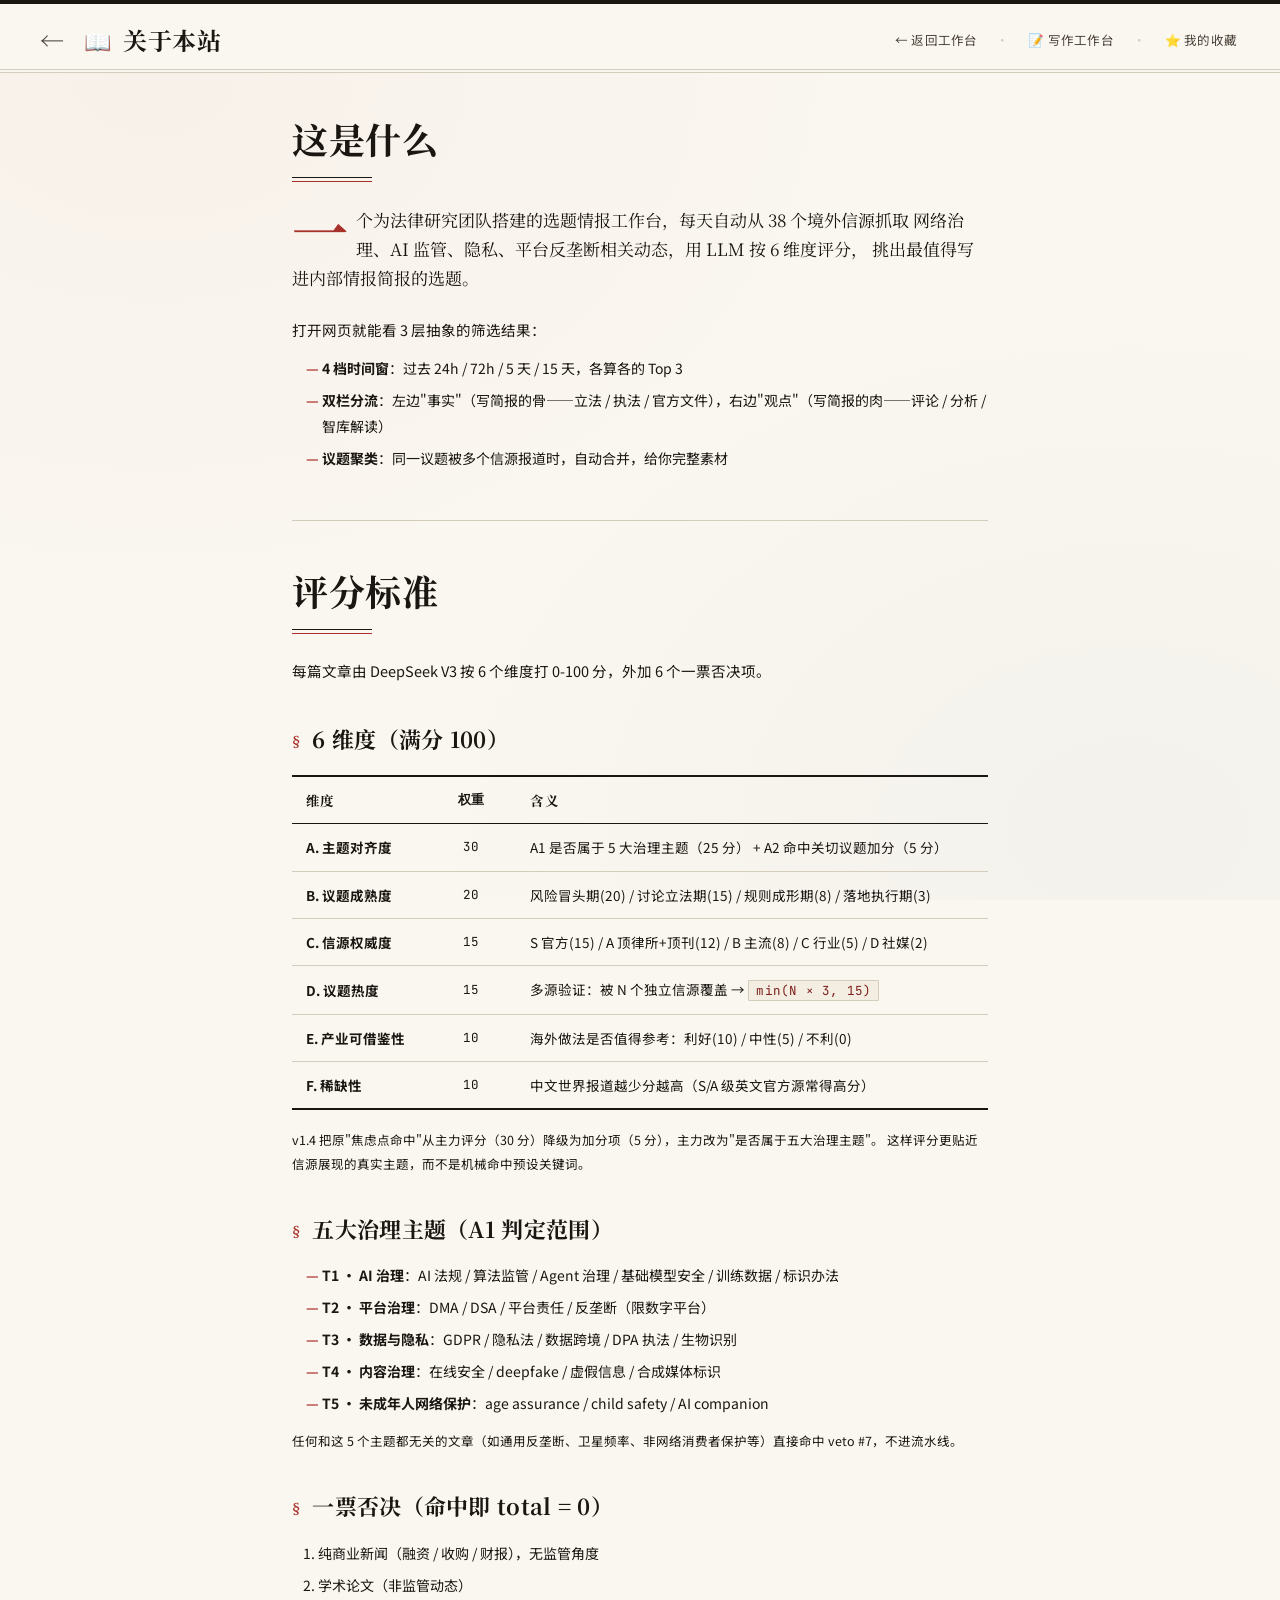
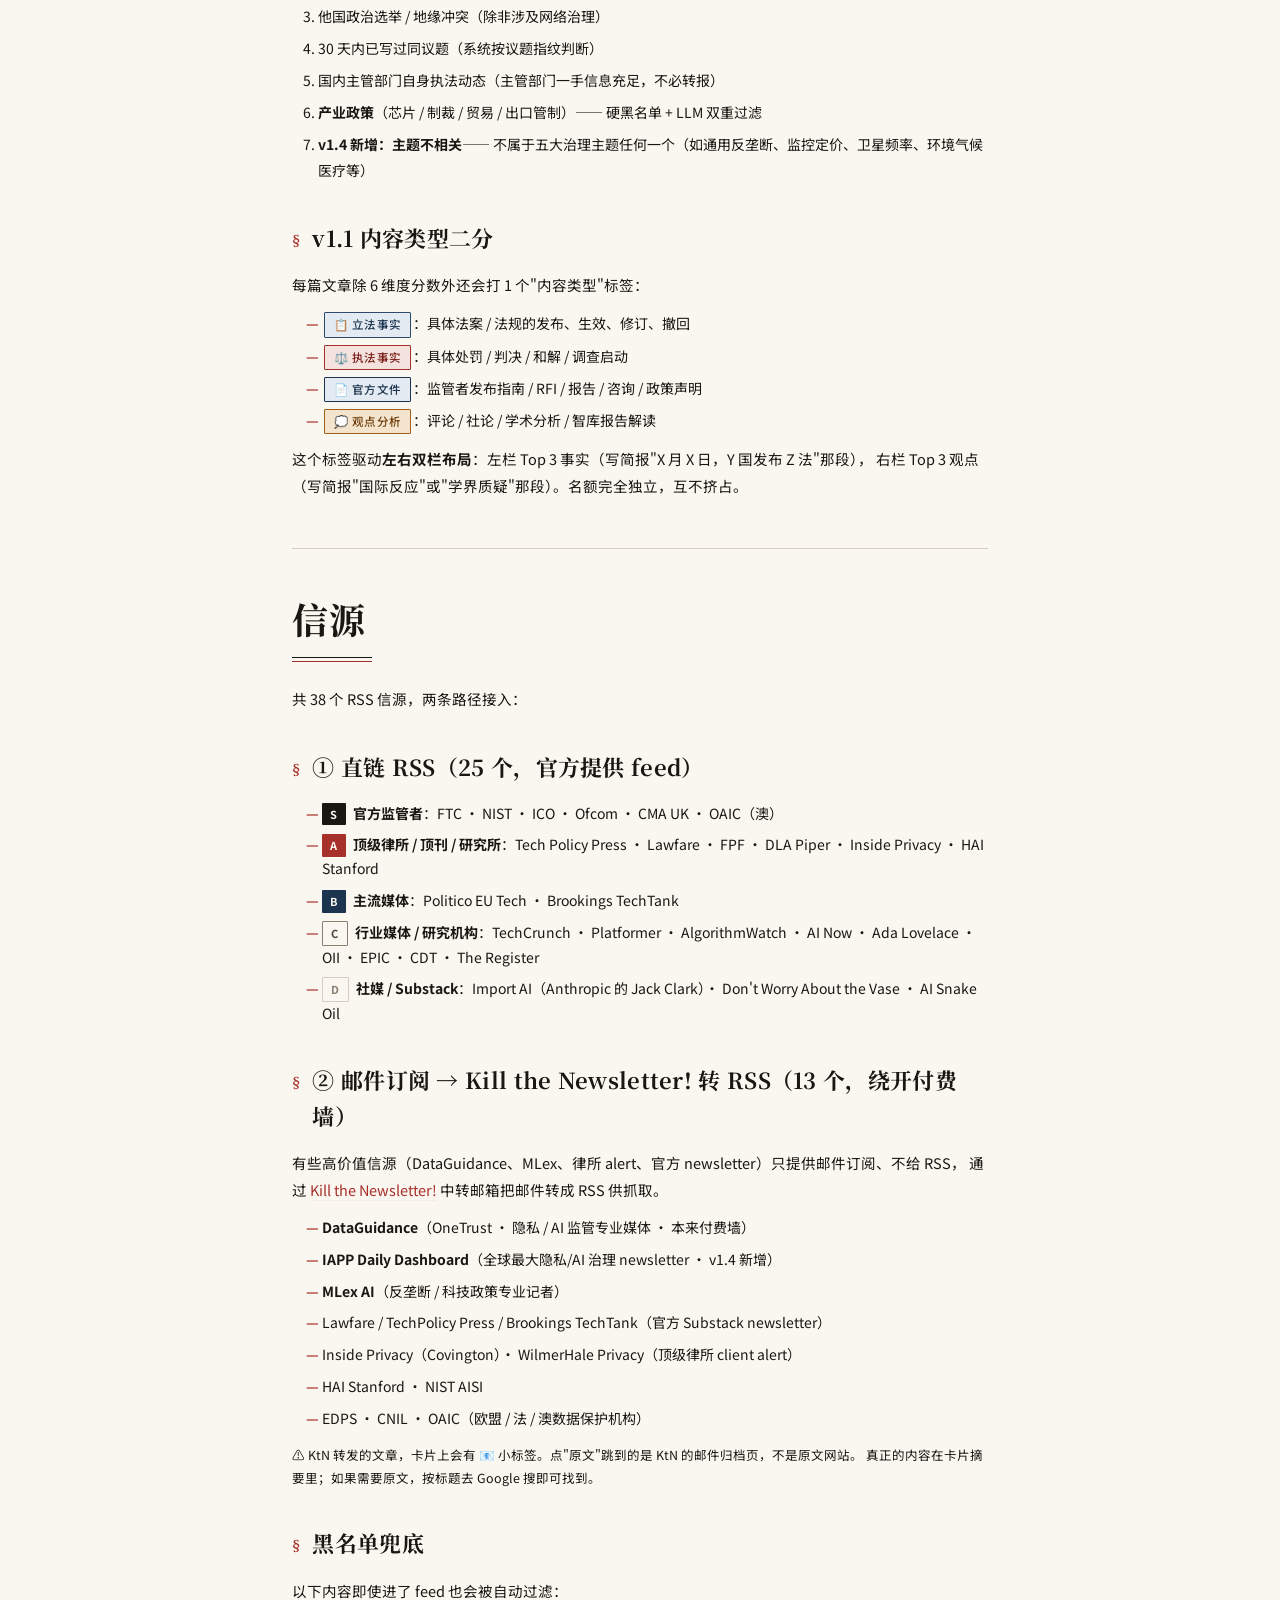
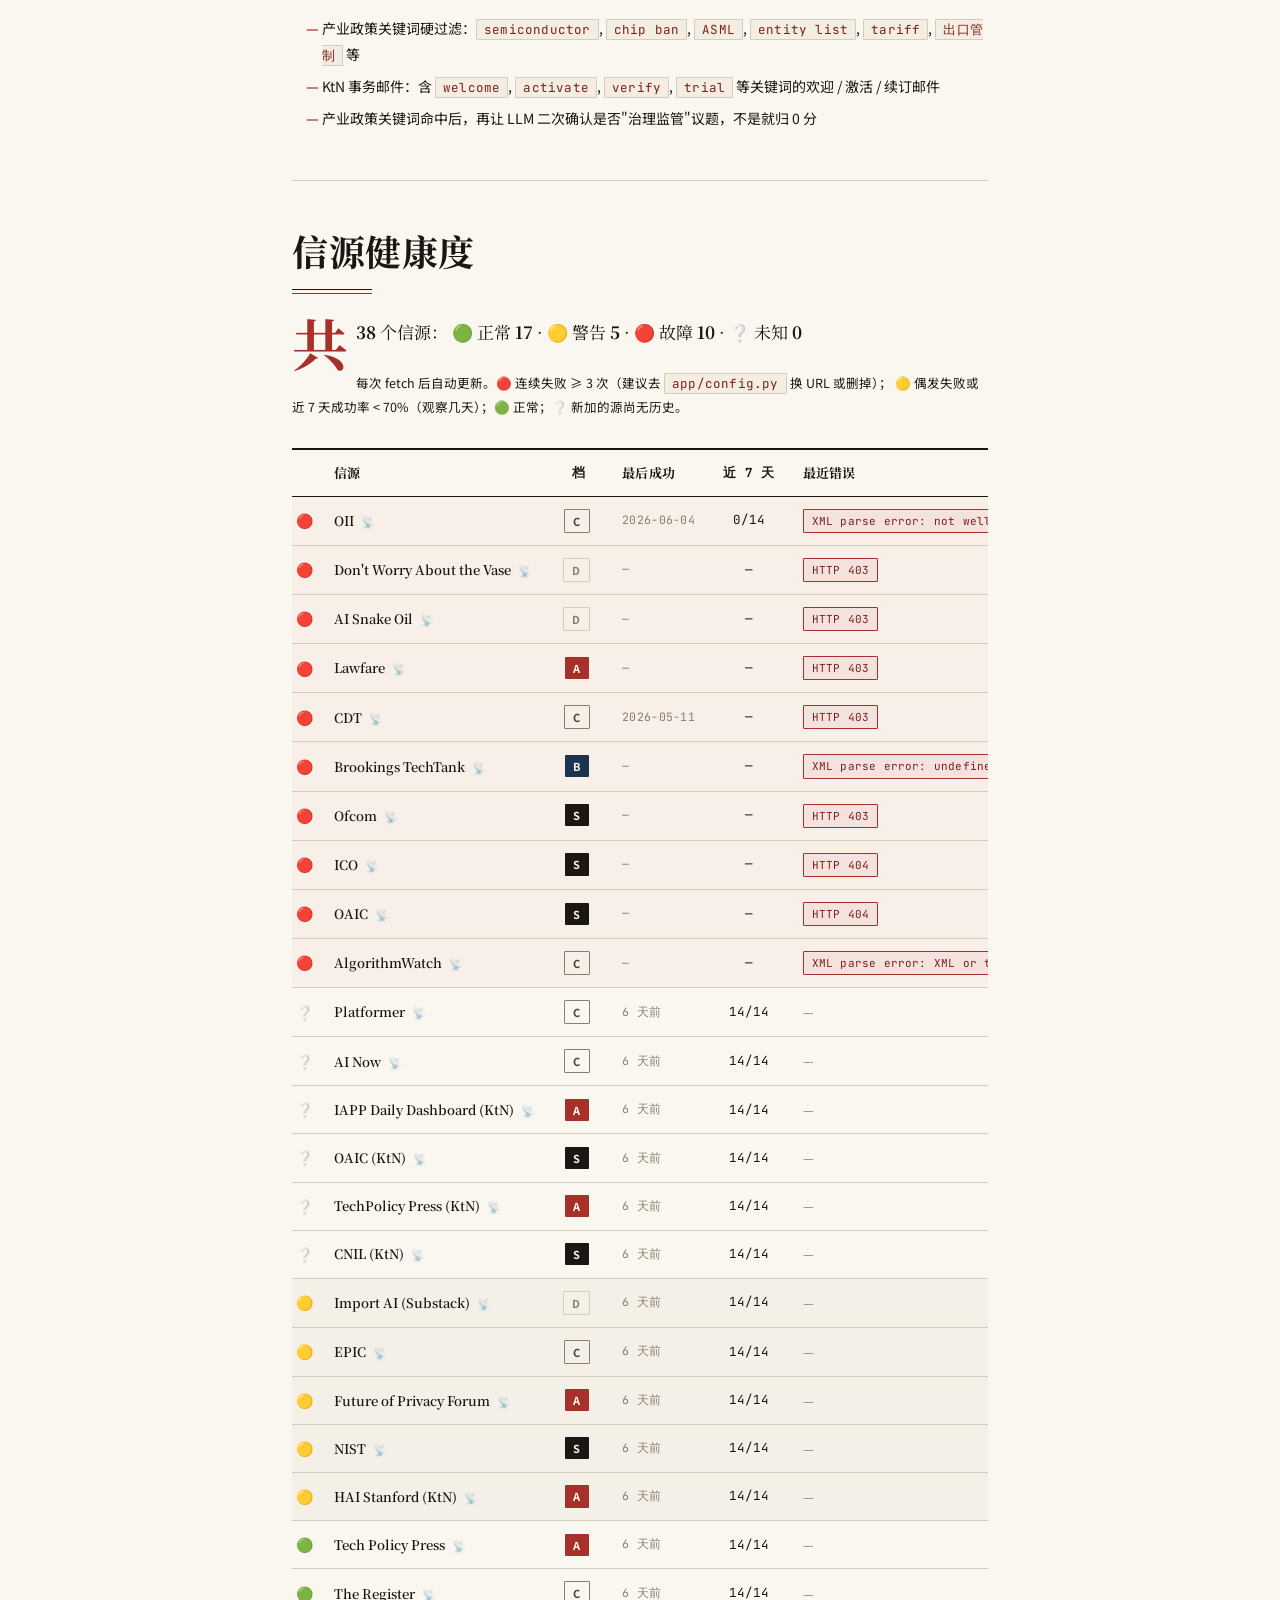
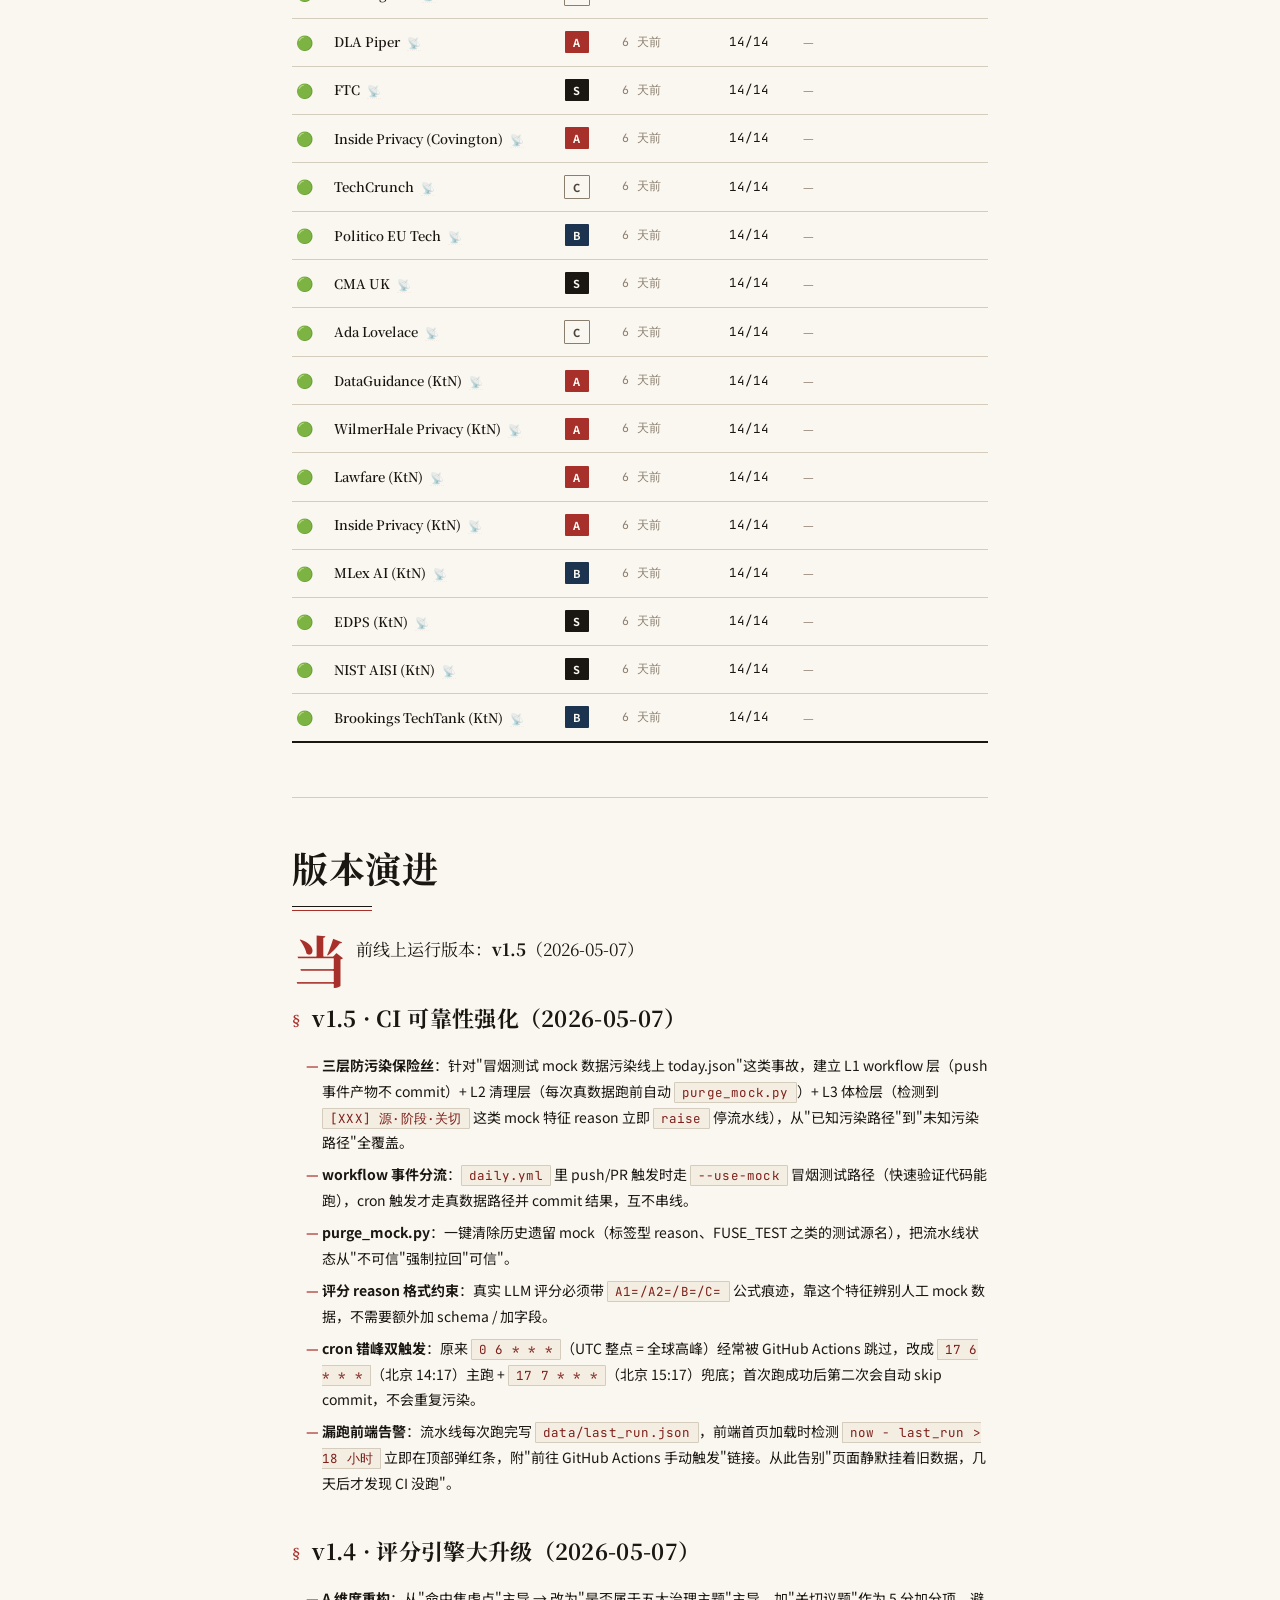
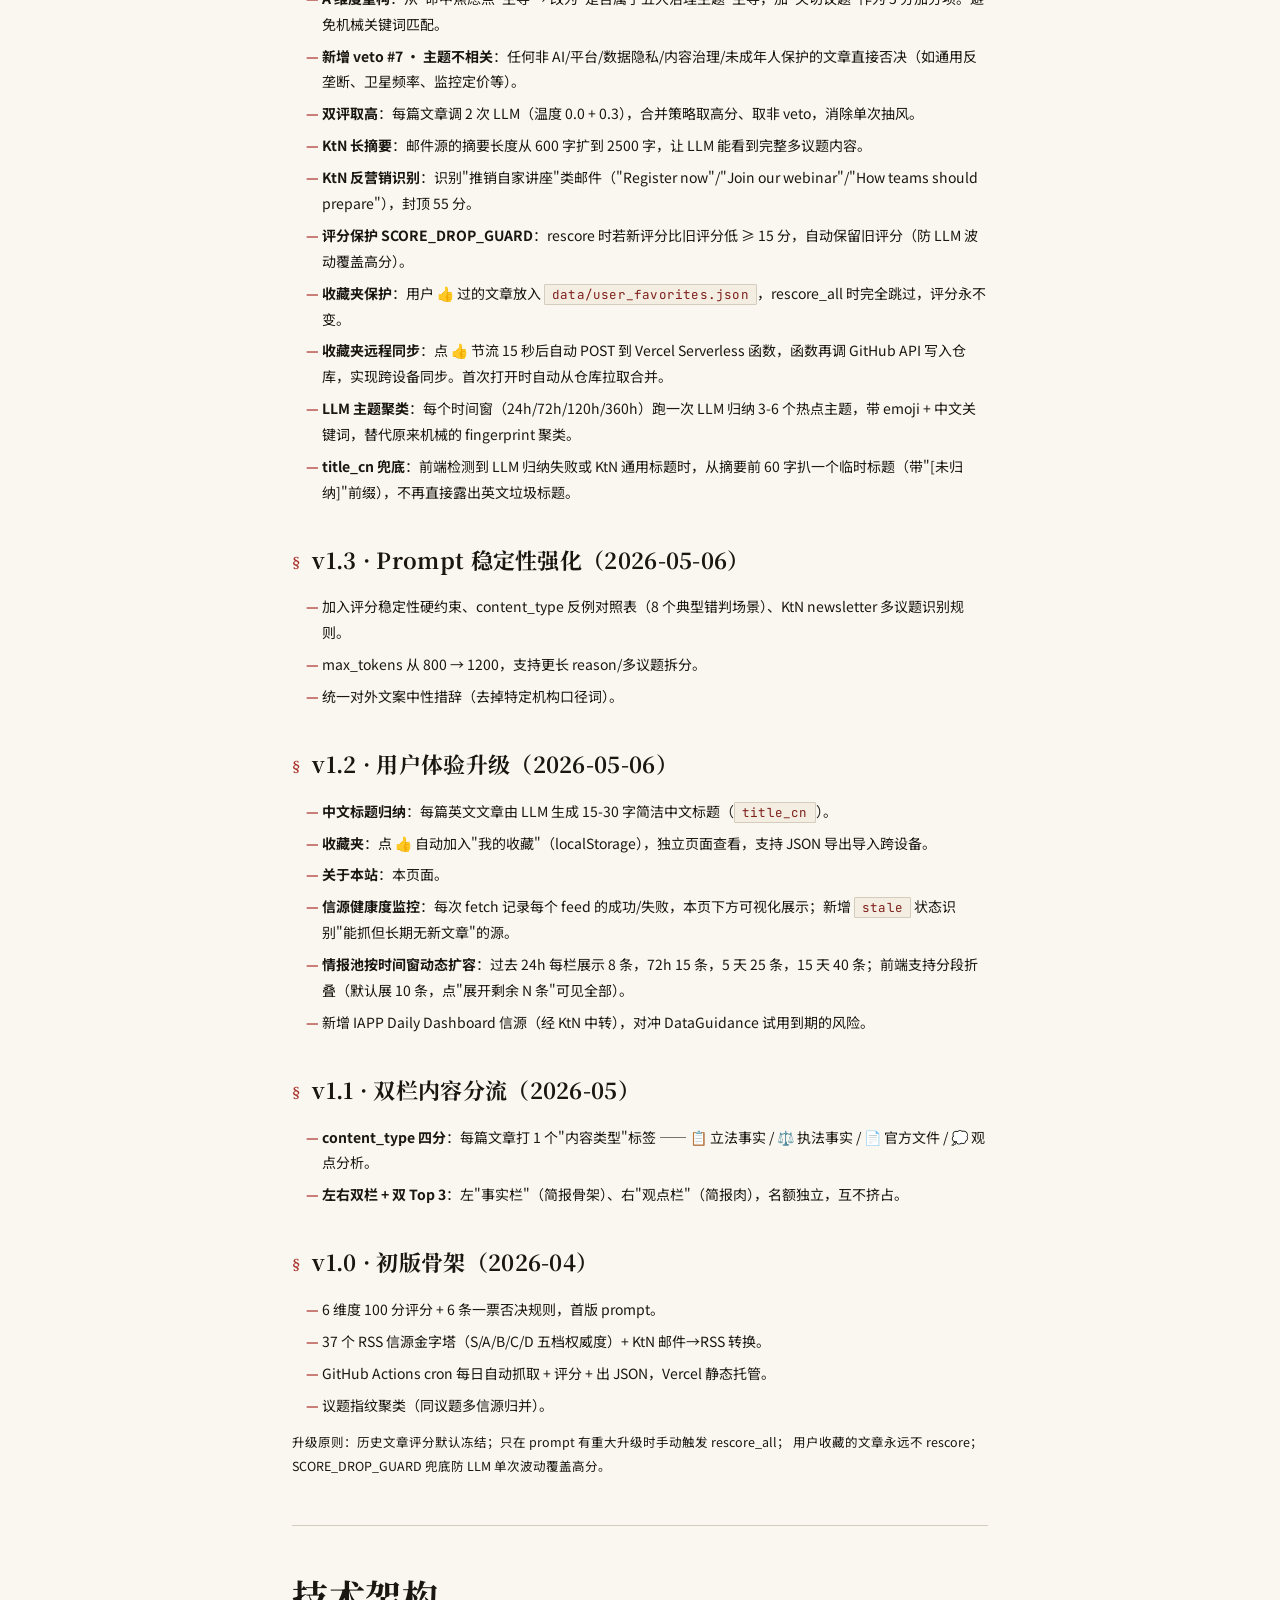
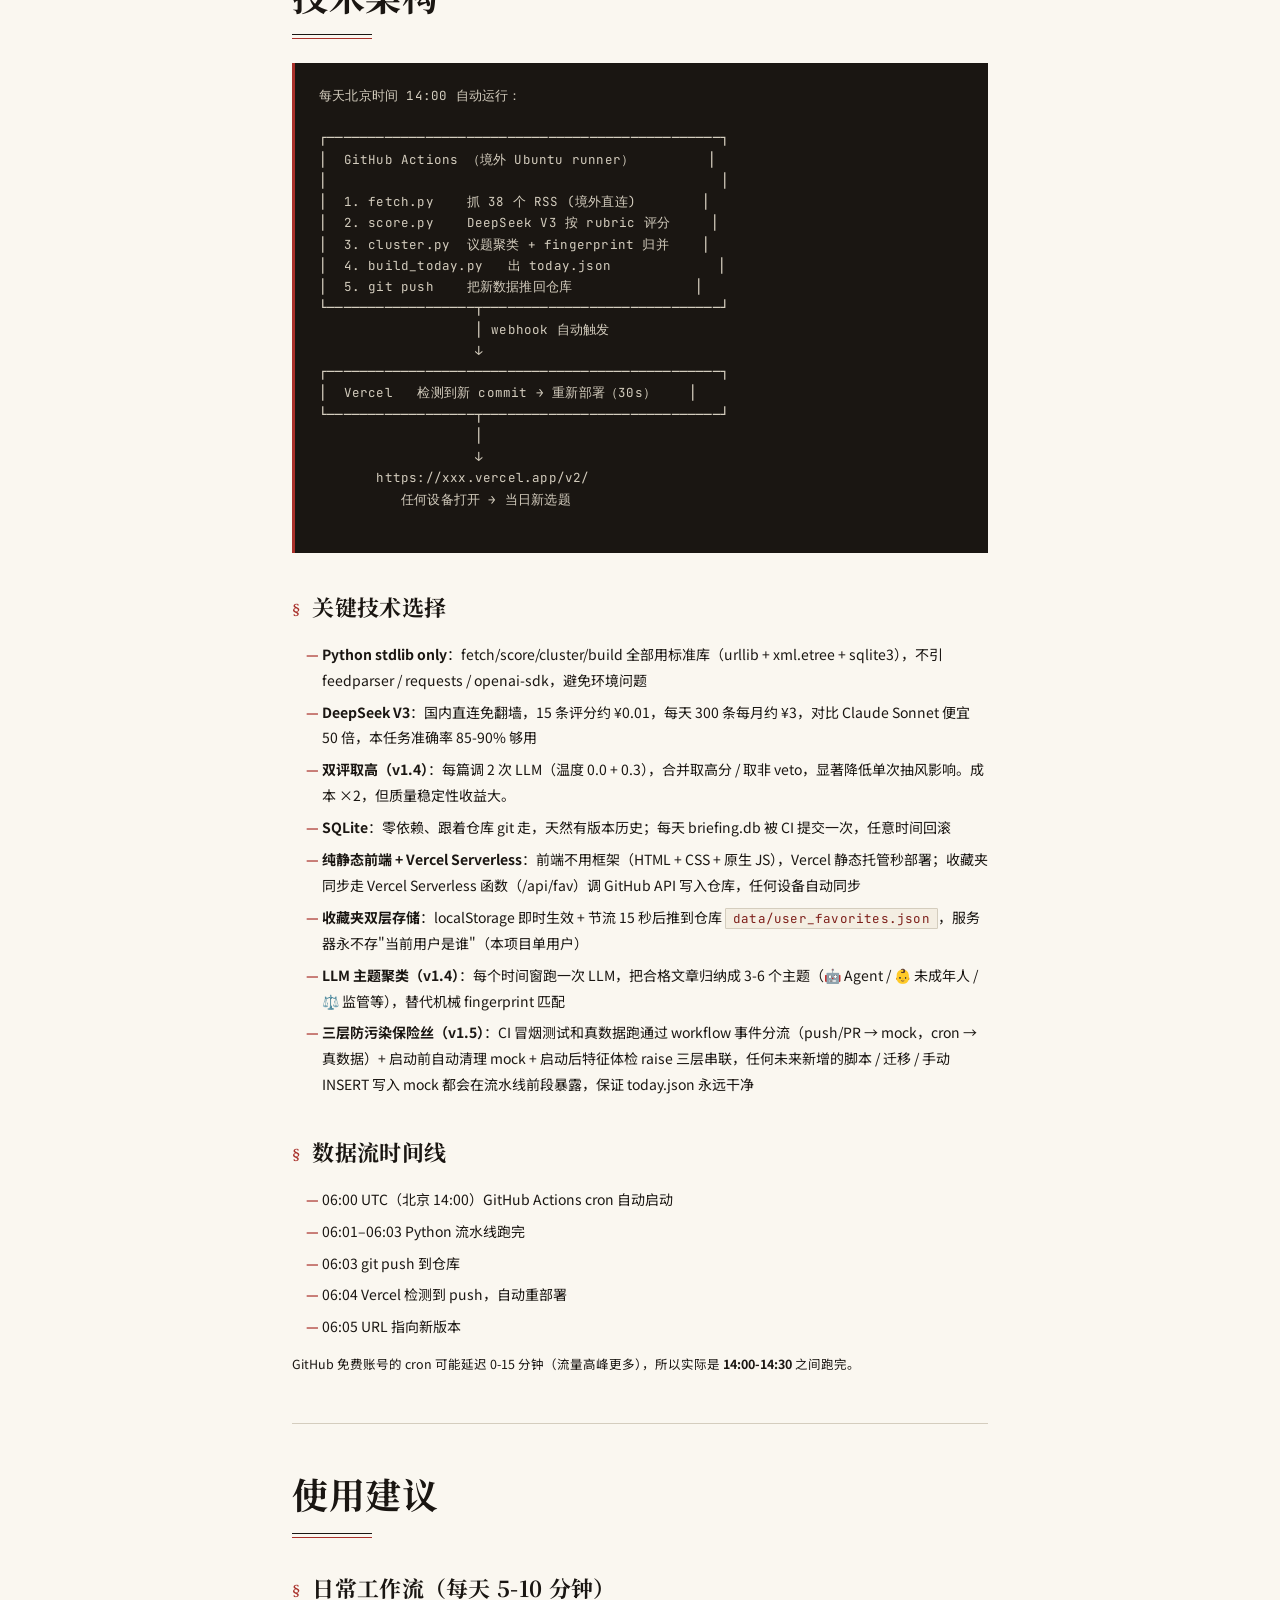
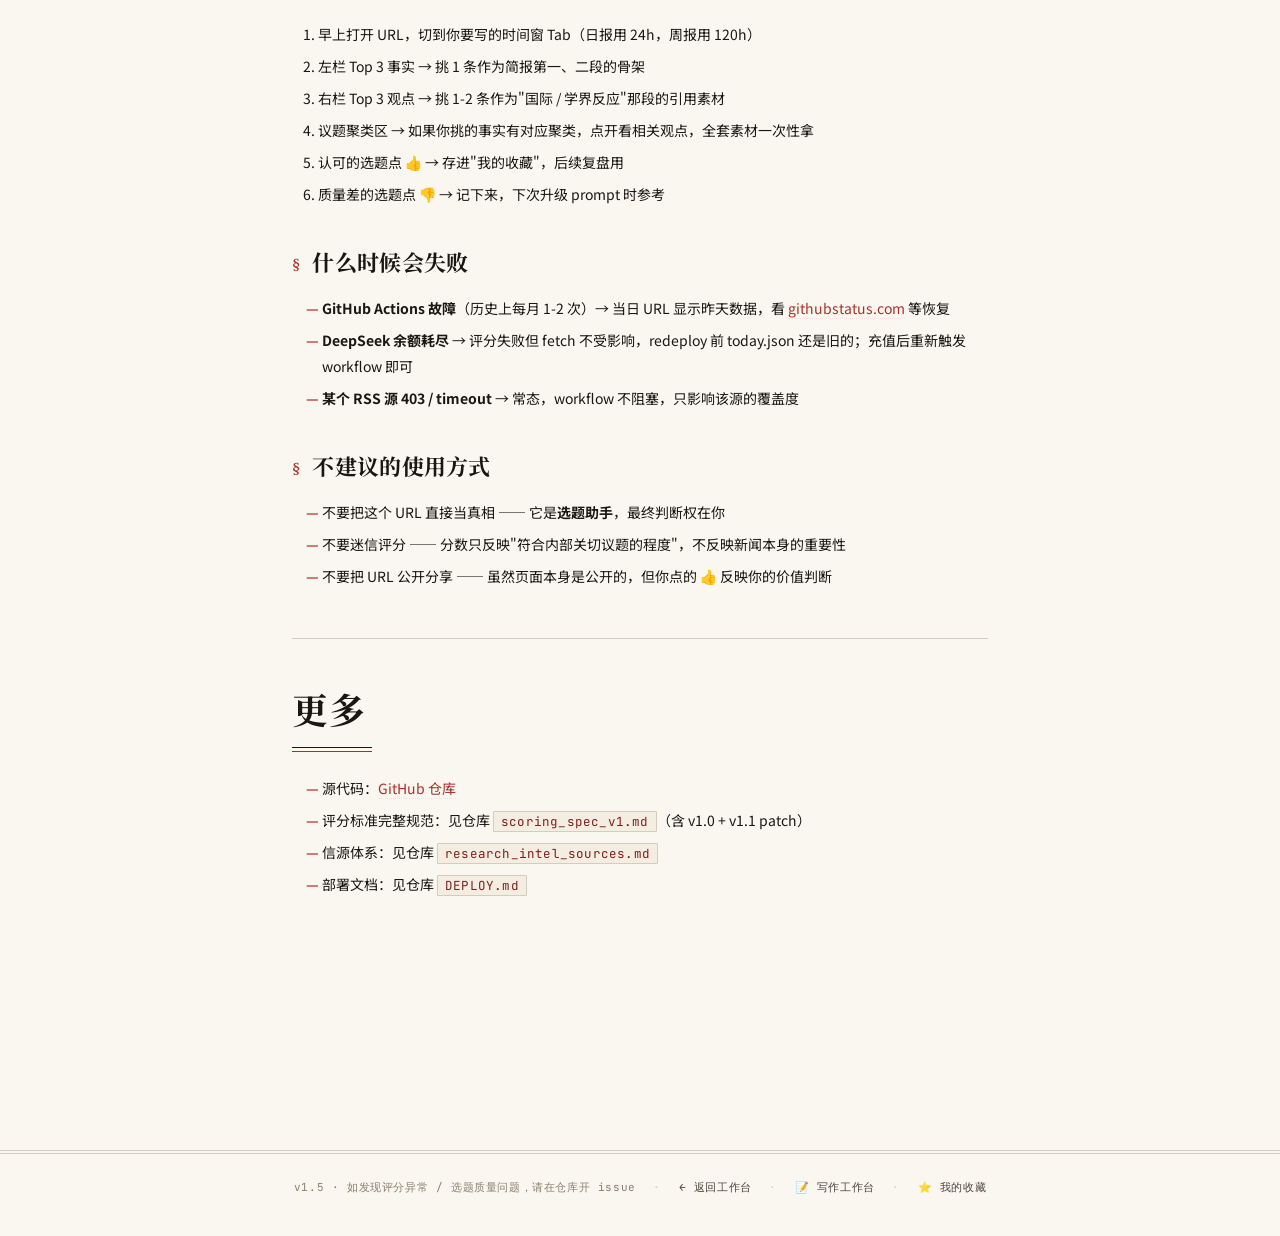
<file: v2/about.html>
<!DOCTYPE html>
<html lang="zh-CN">
<head>
  <meta charset="UTF-8">
  <meta name="viewport" content="width=device-width, initial-scale=1.0">
  <title>关于本站 · 选题工作台</title>
  <link rel="preconnect" href="https://fonts.googleapis.com">
  <link rel="preconnect" href="https://fonts.gstatic.com" crossorigin>
  <link rel="stylesheet" href="https://fonts.googleapis.com/css2?family=Crimson+Pro:ital,wght@0,400;0,500;0,600;0,700;1,400;1,500;1,600&family=JetBrains+Mono:wght@400;500;600;700&family=Noto+Sans+SC:wght@400;500;600;700&family=Noto+Serif+SC:wght@400;500;600;700&display=swap">
  <link rel="stylesheet" href="style.css">
  <link rel="stylesheet" href="pages.css">
</head>
<body>

<header class="topbar">
  <div class="topbar-inner">
    <div class="brand">
      <a href="index.html" class="back-link">←</a>
      <span class="brand-mark">📖</span>
      <span class="brand-name">关于本站</span>
    </div>
    <div class="meta">
      <a href="index.html" class="nav-link">← 返回工作台</a>
      <span class="dot">·</span>
      <a href="workbench.html" class="nav-link">📝 写作工作台</a>
      <span class="dot">·</span>
      <a href="favorites.html" class="nav-link">⭐ 我的收藏</a>
    </div>
  </div>
</header>

<main class="workspace about-page">

  <!-- ========== 1. 做什么 ========== -->
  <section class="about-section">
    <h1>这是什么</h1>
    <p class="lead">
      一个为法律研究团队搭建的选题情报工作台，每天自动从 38 个境外信源抓取
      网络治理、AI 监管、隐私、平台反垄断相关动态，用 LLM 按 6 维度评分，
      挑出最值得写进内部情报简报的选题。
    </p>
    <p>
      打开网页就能看 3 层抽象的筛选结果：
    </p>
    <ul>
      <li><strong>4 档时间窗</strong>：过去 24h / 72h / 5 天 / 15 天，各算各的 Top 3</li>
      <li><strong>双栏分流</strong>：左边"事实"（写简报的骨——立法 / 执法 / 官方文件），右边"观点"（写简报的肉——评论 / 分析 / 智库解读）</li>
      <li><strong>议题聚类</strong>：同一议题被多个信源报道时，自动合并，给你完整素材</li>
    </ul>
  </section>

  <!-- ========== 2. 评分标准 ========== -->
  <section class="about-section">
    <h1>评分标准</h1>
    <p>每篇文章由 DeepSeek V3 按 6 个维度打 0-100 分，外加 6 个一票否决项。</p>

    <h2>6 维度（满分 100）</h2>
    <table class="about-table">
      <thead>
        <tr><th>维度</th><th class="num">权重</th><th>含义</th></tr>
      </thead>
      <tbody>
        <tr><td><strong>A. 主题对齐度</strong></td><td class="num">30</td><td>A1 是否属于 5 大治理主题（25 分） + A2 命中关切议题加分（5 分）</td></tr>
        <tr><td><strong>B. 议题成熟度</strong></td><td class="num">20</td><td>风险冒头期(20) / 讨论立法期(15) / 规则成形期(8) / 落地执行期(3)</td></tr>
        <tr><td><strong>C. 信源权威度</strong></td><td class="num">15</td><td>S 官方(15) / A 顶律所+顶刊(12) / B 主流(8) / C 行业(5) / D 社媒(2)</td></tr>
        <tr><td><strong>D. 议题热度</strong></td><td class="num">15</td><td>多源验证：被 N 个独立信源覆盖 → <code>min(N × 3, 15)</code></td></tr>
        <tr><td><strong>E. 产业可借鉴性</strong></td><td class="num">10</td><td>海外做法是否值得参考：利好(10) / 中性(5) / 不利(0)</td></tr>
        <tr><td><strong>F. 稀缺性</strong></td><td class="num">10</td><td>中文世界报道越少分越高（S/A 级英文官方源常得高分）</td></tr>
      </tbody>
    </table>
    <p class="muted small">
      v1.4 把原"焦虑点命中"从主力评分（30 分）降级为加分项（5 分），主力改为"是否属于五大治理主题"。
      这样评分更贴近信源展现的真实主题，而不是机械命中预设关键词。
    </p>

    <h2>五大治理主题（A1 判定范围）</h2>
    <ul>
      <li><strong>T1 · AI 治理</strong>：AI 法规 / 算法监管 / Agent 治理 / 基础模型安全 / 训练数据 / 标识办法</li>
      <li><strong>T2 · 平台治理</strong>：DMA / DSA / 平台责任 / 反垄断（限数字平台）</li>
      <li><strong>T3 · 数据与隐私</strong>：GDPR / 隐私法 / 数据跨境 / DPA 执法 / 生物识别</li>
      <li><strong>T4 · 内容治理</strong>：在线安全 / deepfake / 虚假信息 / 合成媒体标识</li>
      <li><strong>T5 · 未成年人网络保护</strong>：age assurance / child safety / AI companion</li>
    </ul>
    <p class="muted small">
      任何和这 5 个主题都无关的文章（如通用反垄断、卫星频率、非网络消费者保护等）直接命中 veto #7，不进流水线。
    </p>

    <h2>一票否决（命中即 total = 0）</h2>
    <ol class="about-list">
      <li>纯商业新闻（融资 / 收购 / 财报），无监管角度</li>
      <li>学术论文（非监管动态）</li>
      <li>他国政治选举 / 地缘冲突（除非涉及网络治理）</li>
      <li>30 天内已写过同议题（系统按议题指纹判断）</li>
      <li>国内主管部门自身执法动态（主管部门一手信息充足，不必转报）</li>
      <li><strong>产业政策</strong>（芯片 / 制裁 / 贸易 / 出口管制）—— 硬黑名单 + LLM 双重过滤</li>
      <li><strong>v1.4 新增：主题不相关</strong>—— 不属于五大治理主题任何一个（如通用反垄断、监控定价、卫星频率、环境气候医疗等）</li>
    </ol>

    <h2>v1.1 内容类型二分</h2>
    <p>每篇文章除 6 维度分数外还会打 1 个"内容类型"标签：</p>
    <ul>
      <li><span class="tag-inline fact_legislative">📋 立法事实</span>：具体法案 / 法规的发布、生效、修订、撤回</li>
      <li><span class="tag-inline fact_enforcement">⚖️ 执法事实</span>：具体处罚 / 判决 / 和解 / 调查启动</li>
      <li><span class="tag-inline fact_official_doc">📄 官方文件</span>：监管者发布指南 / RFI / 报告 / 咨询 / 政策声明</li>
      <li><span class="tag-inline opinion_analysis">💭 观点分析</span>：评论 / 社论 / 学术分析 / 智库报告解读</li>
    </ul>
    <p>
      这个标签驱动<strong>左右双栏布局</strong>：左栏 Top 3 事实（写简报"X 月 X 日，Y 国发布 Z 法"那段），
      右栏 Top 3 观点（写简报"国际反应"或"学界质疑"那段）。名额完全独立，互不挤占。
    </p>
  </section>

  <!-- ========== 3. 信源 ========== -->
  <section class="about-section">
    <h1>信源</h1>
    <p>共 38 个 RSS 信源，两条路径接入：</p>

    <h2>① 直链 RSS（25 个，官方提供 feed）</h2>
    <ul class="about-list source-list">
      <li><span class="tier-badge S">S</span> <strong>官方监管者</strong>：FTC · NIST · ICO · Ofcom · CMA UK · OAIC（澳）</li>
      <li><span class="tier-badge A">A</span> <strong>顶级律所 / 顶刊 / 研究所</strong>：Tech Policy Press · Lawfare · FPF · DLA Piper · Inside Privacy · HAI Stanford</li>
      <li><span class="tier-badge B">B</span> <strong>主流媒体</strong>：Politico EU Tech · Brookings TechTank</li>
      <li><span class="tier-badge C">C</span> <strong>行业媒体 / 研究机构</strong>：TechCrunch · Platformer · AlgorithmWatch · AI Now · Ada Lovelace · OII · EPIC · CDT · The Register</li>
      <li><span class="tier-badge D">D</span> <strong>社媒 / Substack</strong>：Import AI（Anthropic 的 Jack Clark）· Don't Worry About the Vase · AI Snake Oil</li>
    </ul>

    <h2>② 邮件订阅 → Kill the Newsletter! 转 RSS（13 个，绕开付费墙）</h2>
    <p>
      有些高价值信源（DataGuidance、MLex、律所 alert、官方 newsletter）只提供邮件订阅、不给 RSS，
      通过 <a href="https://kill-the-newsletter.com" target="_blank" rel="noopener">Kill the Newsletter!</a>
      中转邮箱把邮件转成 RSS 供抓取。
    </p>
    <ul class="about-list source-list">
      <li><strong>DataGuidance</strong>（OneTrust · 隐私 / AI 监管专业媒体 · 本来付费墙）</li>
      <li><strong>IAPP Daily Dashboard</strong>（全球最大隐私/AI 治理 newsletter · v1.4 新增）</li>
      <li><strong>MLex AI</strong>（反垄断 / 科技政策专业记者）</li>
      <li>Lawfare / TechPolicy Press / Brookings TechTank（官方 Substack newsletter）</li>
      <li>Inside Privacy（Covington）· WilmerHale Privacy（顶级律所 client alert）</li>
      <li>HAI Stanford · NIST AISI</li>
      <li>EDPS · CNIL · OAIC（欧盟 / 法 / 澳数据保护机构）</li>
    </ul>
    <p class="muted small">
      ⚠️ KtN 转发的文章，卡片上会有 📧 小标签。点"原文"跳到的是 KtN 的邮件归档页，不是原文网站。
      真正的内容在卡片摘要里；如果需要原文，按标题去 Google 搜即可找到。
    </p>

    <h2>黑名单兜底</h2>
    <p>以下内容即使进了 feed 也会被自动过滤：</p>
    <ul>
      <li>产业政策关键词硬过滤：<code>semiconductor</code>, <code>chip ban</code>, <code>ASML</code>, <code>entity list</code>, <code>tariff</code>, <code>出口管制</code> 等</li>
      <li>KtN 事务邮件：含 <code>welcome</code>, <code>activate</code>, <code>verify</code>, <code>trial</code> 等关键词的欢迎 / 激活 / 续订邮件</li>
      <li>产业政策关键词命中后，再让 LLM 二次确认是否"治理监管"议题，不是就归 0 分</li>
    </ul>
  </section>

  <!-- ========== 3.5 信源健康度（实时） ========== -->
  <section class="about-section" id="feed-health-section">
    <h1>信源健康度</h1>
    <p class="lead" id="fh-summary">正在加载…</p>
    <p class="muted small">
      每次 fetch 后自动更新。🔴 连续失败 ≥ 3 次（建议去 <code>app/config.py</code> 换 URL 或删掉）；
      🟡 偶发失败或近 7 天成功率 &lt; 70%（观察几天）；🟢 正常；❔ 新加的源尚无历史。
    </p>
    <div class="feed-health-table-wrap">
      <table class="about-table feed-health-table" id="fh-table">
        <thead>
          <tr>
            <th style="width:28px"></th>
            <th>信源</th>
            <th class="num">档</th>
            <th>最后成功</th>
            <th class="num">近 7 天</th>
            <th>最近错误</th>
          </tr>
        </thead>
        <tbody id="fh-tbody">
          <tr><td colspan="6" class="muted">加载中…</td></tr>
        </tbody>
      </table>
    </div>
  </section>

  <!-- ========== 3.7 版本演进（v1.4 新增） ========== -->
  <section class="about-section">
    <h1>版本演进</h1>
    <p class="lead">当前线上运行版本：<strong>v1.5</strong>（2026-05-07）</p>

    <h2>v1.5 · CI 可靠性强化（2026-05-07）</h2>
    <ul>
      <li><strong>三层防污染保险丝</strong>：针对"冒烟测试 mock 数据污染线上 today.json"这类事故，建立 L1 workflow 层（push 事件产物不 commit）+ L2 清理层（每次真数据跑前自动 <code>purge_mock.py</code>）+ L3 体检层（检测到 <code>[XXX] 源·阶段·关切</code> 这类 mock 特征 reason 立即 <code>raise</code> 停流水线），从"已知污染路径"到"未知污染路径"全覆盖。</li>
      <li><strong>workflow 事件分流</strong>：<code>daily.yml</code> 里 push/PR 触发时走 <code>--use-mock</code> 冒烟测试路径（快速验证代码能跑），cron 触发才走真数据路径并 commit 结果，互不串线。</li>
      <li><strong>purge_mock.py</strong>：一键清除历史遗留 mock（标签型 reason、FUSE_TEST 之类的测试源名），把流水线状态从"不可信"强制拉回"可信"。</li>
      <li><strong>评分 reason 格式约束</strong>：真实 LLM 评分必须带 <code>A1=/A2=/B=/C=</code> 公式痕迹，靠这个特征辨别人工 mock 数据，不需要额外加 schema / 加字段。</li>
      <li><strong>cron 错峰双触发</strong>：原来 <code>0 6 * * *</code>（UTC 整点 = 全球高峰）经常被 GitHub Actions 跳过，改成 <code>17 6 * * *</code>（北京 14:17）主跑 + <code>17 7 * * *</code>（北京 15:17）兜底；首次跑成功后第二次会自动 skip commit，不会重复污染。</li>
      <li><strong>漏跑前端告警</strong>：流水线每次跑完写 <code>data/last_run.json</code>，前端首页加载时检测 <code>now − last_run &gt; 18 小时</code> 立即在顶部弹红条，附"前往 GitHub Actions 手动触发"链接。从此告别"页面静默挂着旧数据，几天后才发现 CI 没跑"。</li>
    </ul>

    <h2>v1.4 · 评分引擎大升级（2026-05-07）</h2>
    <ul>
      <li><strong>A 维度重构</strong>：从"命中焦虑点"主导 → 改为"是否属于五大治理主题"主导，加"关切议题"作为 5 分加分项。避免机械关键词匹配。</li>
      <li><strong>新增 veto #7 · 主题不相关</strong>：任何非 AI/平台/数据隐私/内容治理/未成年人保护的文章直接否决（如通用反垄断、卫星频率、监控定价等）。</li>
      <li><strong>双评取高</strong>：每篇文章调 2 次 LLM（温度 0.0 + 0.3），合并策略取高分、取非 veto，消除单次抽风。</li>
      <li><strong>KtN 长摘要</strong>：邮件源的摘要长度从 600 字扩到 2500 字，让 LLM 能看到完整多议题内容。</li>
      <li><strong>KtN 反营销识别</strong>：识别"推销自家讲座"类邮件（"Register now"/"Join our webinar"/"How teams should prepare"），封顶 55 分。</li>
      <li><strong>评分保护 SCORE_DROP_GUARD</strong>：rescore 时若新评分比旧评分低 ≥ 15 分，自动保留旧评分（防 LLM 波动覆盖高分）。</li>
      <li><strong>收藏夹保护</strong>：用户 👍 过的文章放入 <code>data/user_favorites.json</code>，rescore_all 时完全跳过，评分永不变。</li>
      <li><strong>收藏夹远程同步</strong>：点 👍 节流 15 秒后自动 POST 到 Vercel Serverless 函数，函数再调 GitHub API 写入仓库，实现跨设备同步。首次打开时自动从仓库拉取合并。</li>
      <li><strong>LLM 主题聚类</strong>：每个时间窗（24h/72h/120h/360h）跑一次 LLM 归纳 3-6 个热点主题，带 emoji + 中文关键词，替代原来机械的 fingerprint 聚类。</li>
      <li><strong>title_cn 兜底</strong>：前端检测到 LLM 归纳失败或 KtN 通用标题时，从摘要前 60 字扒一个临时标题（带"[未归纳]"前缀），不再直接露出英文垃圾标题。</li>
    </ul>

    <h2>v1.3 · Prompt 稳定性强化（2026-05-06）</h2>
    <ul>
      <li>加入评分稳定性硬约束、content_type 反例对照表（8 个典型错判场景）、KtN newsletter 多议题识别规则。</li>
      <li>max_tokens 从 800 → 1200，支持更长 reason/多议题拆分。</li>
      <li>统一对外文案中性措辞（去掉特定机构口径词）。</li>
    </ul>

    <h2>v1.2 · 用户体验升级（2026-05-06）</h2>
    <ul>
      <li><strong>中文标题归纳</strong>：每篇英文文章由 LLM 生成 15-30 字简洁中文标题（<code>title_cn</code>）。</li>
      <li><strong>收藏夹</strong>：点 👍 自动加入"我的收藏"（localStorage），独立页面查看，支持 JSON 导出导入跨设备。</li>
      <li><strong>关于本站</strong>：本页面。</li>
      <li><strong>信源健康度监控</strong>：每次 fetch 记录每个 feed 的成功/失败，本页下方可视化展示；新增 <code>stale</code> 状态识别"能抓但长期无新文章"的源。</li>
      <li><strong>情报池按时间窗动态扩容</strong>：过去 24h 每栏展示 8 条，72h 15 条，5 天 25 条，15 天 40 条；前端支持分段折叠（默认展 10 条，点"展开剩余 N 条"可见全部）。</li>
      <li>新增 IAPP Daily Dashboard 信源（经 KtN 中转），对冲 DataGuidance 试用到期的风险。</li>
    </ul>

    <h2>v1.1 · 双栏内容分流（2026-05）</h2>
    <ul>
      <li><strong>content_type 四分</strong>：每篇文章打 1 个"内容类型"标签 —— 📋 立法事实 / ⚖️ 执法事实 / 📄 官方文件 / 💭 观点分析。</li>
      <li><strong>左右双栏 + 双 Top 3</strong>：左"事实栏"（简报骨架）、右"观点栏"（简报肉），名额独立，互不挤占。</li>
    </ul>

    <h2>v1.0 · 初版骨架（2026-04）</h2>
    <ul>
      <li>6 维度 100 分评分 + 6 条一票否决规则，首版 prompt。</li>
      <li>37 个 RSS 信源金字塔（S/A/B/C/D 五档权威度）+ KtN 邮件→RSS 转换。</li>
      <li>GitHub Actions cron 每日自动抓取 + 评分 + 出 JSON，Vercel 静态托管。</li>
      <li>议题指纹聚类（同议题多信源归并）。</li>
    </ul>

    <p class="muted small">
      升级原则：历史文章评分默认冻结；只在 prompt 有重大升级时手动触发 rescore_all；
      用户收藏的文章永远不 rescore；SCORE_DROP_GUARD 兜底防 LLM 单次波动覆盖高分。
    </p>
  </section>

  <!-- ========== 4. 技术架构 ========== -->
  <section class="about-section">
    <h1>技术架构</h1>
    <pre class="arch">
每天北京时间 14:00 自动运行：

┌────────────────────────────────────────────────┐
│  GitHub Actions （境外 Ubuntu runner）         │
│                                                │
│  1. fetch.py    抓 38 个 RSS (境外直连)        │
│  2. score.py    DeepSeek V3 按 rubric 评分     │
│  3. cluster.py  议题聚类 + fingerprint 归并    │
│  4. build_today.py   出 today.json             │
│  5. git push    把新数据推回仓库               │
└──────────────────┬─────────────────────────────┘
                   │ webhook 自动触发
                   ↓
┌────────────────────────────────────────────────┐
│  Vercel   检测到新 commit → 重新部署（30s）    │
└──────────────────┬─────────────────────────────┘
                   │
                   ↓
       https://xxx.vercel.app/v2/
          任何设备打开 → 当日新选题
    </pre>

    <h2>关键技术选择</h2>
    <ul>
      <li><strong>Python stdlib only</strong>：fetch/score/cluster/build 全部用标准库（urllib + xml.etree + sqlite3），不引 feedparser / requests / openai-sdk，避免环境问题</li>
      <li><strong>DeepSeek V3</strong>：国内直连免翻墙，15 条评分约 ¥0.01，每天 300 条每月约 ¥3，对比 Claude Sonnet 便宜 50 倍，本任务准确率 85-90% 够用</li>
      <li><strong>双评取高（v1.4）</strong>：每篇调 2 次 LLM（温度 0.0 + 0.3），合并取高分 / 取非 veto，显著降低单次抽风影响。成本 ×2，但质量稳定性收益大。</li>
      <li><strong>SQLite</strong>：零依赖、跟着仓库 git 走，天然有版本历史；每天 briefing.db 被 CI 提交一次，任意时间回滚</li>
      <li><strong>纯静态前端 + Vercel Serverless</strong>：前端不用框架（HTML + CSS + 原生 JS），Vercel 静态托管秒部署；收藏夹同步走 Vercel Serverless 函数（/api/fav）调 GitHub API 写入仓库，任何设备自动同步</li>
      <li><strong>收藏夹双层存储</strong>：localStorage 即时生效 + 节流 15 秒后推到仓库 <code>data/user_favorites.json</code>，服务器永不存"当前用户是谁"（本项目单用户）</li>
      <li><strong>LLM 主题聚类（v1.4）</strong>：每个时间窗跑一次 LLM，把合格文章归纳成 3-6 个主题（🤖 Agent / 👶 未成年人 / ⚖️ 监管等），替代机械 fingerprint 匹配</li>
      <li><strong>三层防污染保险丝（v1.5）</strong>：CI 冒烟测试和真数据跑通过 workflow 事件分流（push/PR → mock，cron → 真数据）+ 启动前自动清理 mock + 启动后特征体检 raise 三层串联，任何未来新增的脚本 / 迁移 / 手动 INSERT 写入 mock 都会在流水线前段暴露，保证 today.json 永远干净</li>
    </ul>

    <h2>数据流时间线</h2>
    <ul>
      <li>06:00 UTC（北京 14:00）GitHub Actions cron 自动启动</li>
      <li>06:01–06:03 Python 流水线跑完</li>
      <li>06:03 git push 到仓库</li>
      <li>06:04 Vercel 检测到 push，自动重部署</li>
      <li>06:05 URL 指向新版本</li>
    </ul>
    <p class="muted small">
      GitHub 免费账号的 cron 可能延迟 0-15 分钟（流量高峰更多），所以实际是 <strong>14:00-14:30</strong> 之间跑完。
    </p>
  </section>

  <!-- ========== 5. 使用建议 ========== -->
  <section class="about-section">
    <h1>使用建议</h1>
    <h2>日常工作流（每天 5-10 分钟）</h2>
    <ol class="about-list">
      <li>早上打开 URL，切到你要写的时间窗 Tab（日报用 24h，周报用 120h）</li>
      <li>左栏 Top 3 事实 → 挑 1 条作为简报第一、二段的骨架</li>
      <li>右栏 Top 3 观点 → 挑 1-2 条作为"国际 / 学界反应"那段的引用素材</li>
      <li>议题聚类区 → 如果你挑的事实有对应聚类，点开看相关观点，全套素材一次性拿</li>
      <li>认可的选题点 👍 → 存进"我的收藏"，后续复盘用</li>
      <li>质量差的选题点 👎 → 记下来，下次升级 prompt 时参考</li>
    </ol>

    <h2>什么时候会失败</h2>
    <ul>
      <li><strong>GitHub Actions 故障</strong>（历史上每月 1-2 次）→ 当日 URL 显示昨天数据，看 <a href="https://www.githubstatus.com" target="_blank" rel="noopener">githubstatus.com</a> 等恢复</li>
      <li><strong>DeepSeek 余额耗尽</strong> → 评分失败但 fetch 不受影响，redeploy 前 today.json 还是旧的；充值后重新触发 workflow 即可</li>
      <li><strong>某个 RSS 源 403 / timeout</strong> → 常态，workflow 不阻塞，只影响该源的覆盖度</li>
    </ul>

    <h2>不建议的使用方式</h2>
    <ul>
      <li>不要把这个 URL 直接当真相 —— 它是<strong>选题助手</strong>，最终判断权在你</li>
      <li>不要迷信评分 —— 分数只反映"符合内部关切议题的程度"，不反映新闻本身的重要性</li>
      <li>不要把 URL 公开分享 —— 虽然页面本身是公开的，但你点的 👍 反映你的价值判断</li>
    </ul>
  </section>

  <!-- ========== 6. 关联文档 ========== -->
  <section class="about-section">
    <h1>更多</h1>
    <ul>
      <li>源代码：<a href="https://github.com/SUNXIAOMEI-YUFEI/network-governance-briefing" target="_blank" rel="noopener">GitHub 仓库</a></li>
      <li>评分标准完整规范：见仓库 <code>scoring_spec_v1.md</code>（含 v1.0 + v1.1 patch）</li>
      <li>信源体系：见仓库 <code>research_intel_sources.md</code></li>
      <li>部署文档：见仓库 <code>DEPLOY.md</code></li>
    </ul>
  </section>

</main>

<footer class="footer">
  <span class="muted">v1.5 · 如发现评分异常 / 选题质量问题，请在仓库开 issue</span>
  <span class="footer-sep">·</span>
  <a href="index.html" class="footer-link">← 返回工作台</a>
  <span class="footer-sep">·</span>
  <a href="workbench.html" class="footer-link">📝 写作工作台</a>
  <span class="footer-sep">·</span>
  <a href="favorites.html" class="footer-link">⭐ 我的收藏</a>
</footer>

<script>
// ========== 信源健康度渲染 ==========
(async function renderFeedHealth() {
  const tbody = document.getElementById('fh-tbody');
  const summary = document.getElementById('fh-summary');
  try {
    const res = await fetch('../data/today.json', { cache: 'no-cache' });
    if (!res.ok) throw new Error('HTTP ' + res.status);
    const data = await res.json();
    const feeds = data.feed_health || [];

    if (feeds.length === 0) {
      summary.textContent = '暂无健康度数据（需等下一次 fetch 运行后才有记录）';
      tbody.innerHTML = '<tr><td colspan="6" class="muted">—</td></tr>';
      return;
    }

    // 汇总
    const count = { ok: 0, warn: 0, dead: 0, unknown: 0 };
    feeds.forEach(f => { count[f.status] = (count[f.status] || 0) + 1; });
    summary.innerHTML = `共 <strong>${feeds.length}</strong> 个信源：
      🟢 正常 <strong>${count.ok}</strong>
      · 🟡 警告 <strong>${count.warn}</strong>
      · 🔴 故障 <strong>${count.dead}</strong>
      · ❔ 未知 <strong>${count.unknown}</strong>`;

    // 渲染表格
    const statusIcon = { ok: '🟢', warn: '🟡', dead: '🔴', unknown: '❔' };
    const html = feeds.map(f => {
      const icon = statusIcon[f.status] || '❔';
      const lastOk = f.last_success_at ? fmtRelative(f.last_success_at) : '—';
      const recent = f.recent_7d_total > 0
        ? `${f.recent_7d_success}/${f.recent_7d_total}`
        : '—';
      const err = f.last_error
        ? `<span class="fh-err">${escapeHtml(f.last_error)}</span>`
        : (f.consecutive_fails === 0 ? '<span class="muted">—</span>' : '');
      const tier = f.source_tier ? `<span class="tier-badge ${f.source_tier}">${f.source_tier}</span>` : '';
      const name = escapeHtml(f.source_name || '?');
      const url = f.feed_url ? `<a href="${escapeAttr(f.feed_url)}" target="_blank" rel="noopener" class="fh-feed-link" title="${escapeAttr(f.feed_url)}">📡</a>` : '';
      return `<tr class="fh-row fh-${f.status}">
        <td class="fh-status">${icon}</td>
        <td class="fh-name">${name} ${url}</td>
        <td class="num">${tier}</td>
        <td class="fh-lastok">${lastOk}</td>
        <td class="num">${recent}</td>
        <td class="fh-error-cell">${err}</td>
      </tr>`;
    }).join('');
    tbody.innerHTML = html;
  } catch (e) {
    summary.textContent = '加载健康度失败：' + e.message;
    tbody.innerHTML = '<tr><td colspan="6" class="muted">读取 today.json 失败</td></tr>';
  }

  function fmtRelative(iso) {
    const t = Date.parse(iso);
    if (!t) return iso;
    const diffMin = Math.floor((Date.now() - t) / 60000);
    if (diffMin < 1) return '刚刚';
    if (diffMin < 60) return diffMin + ' 分钟前';
    const diffH = Math.floor(diffMin / 60);
    if (diffH < 24) return diffH + ' 小时前';
    const diffD = Math.floor(diffH / 24);
    if (diffD < 30) return diffD + ' 天前';
    return iso.slice(0, 10);
  }

  function escapeHtml(s) {
    return String(s || '').replace(/[&<>"']/g, c => ({
      '&':'&amp;','<':'&lt;','>':'&gt;','"':'&quot;',"'":'&#39;'
    }[c]));
  }
  function escapeAttr(s) { return escapeHtml(s).replace(/\s/g, '%20'); }
})();
</script>

</body>
</html>
</file>
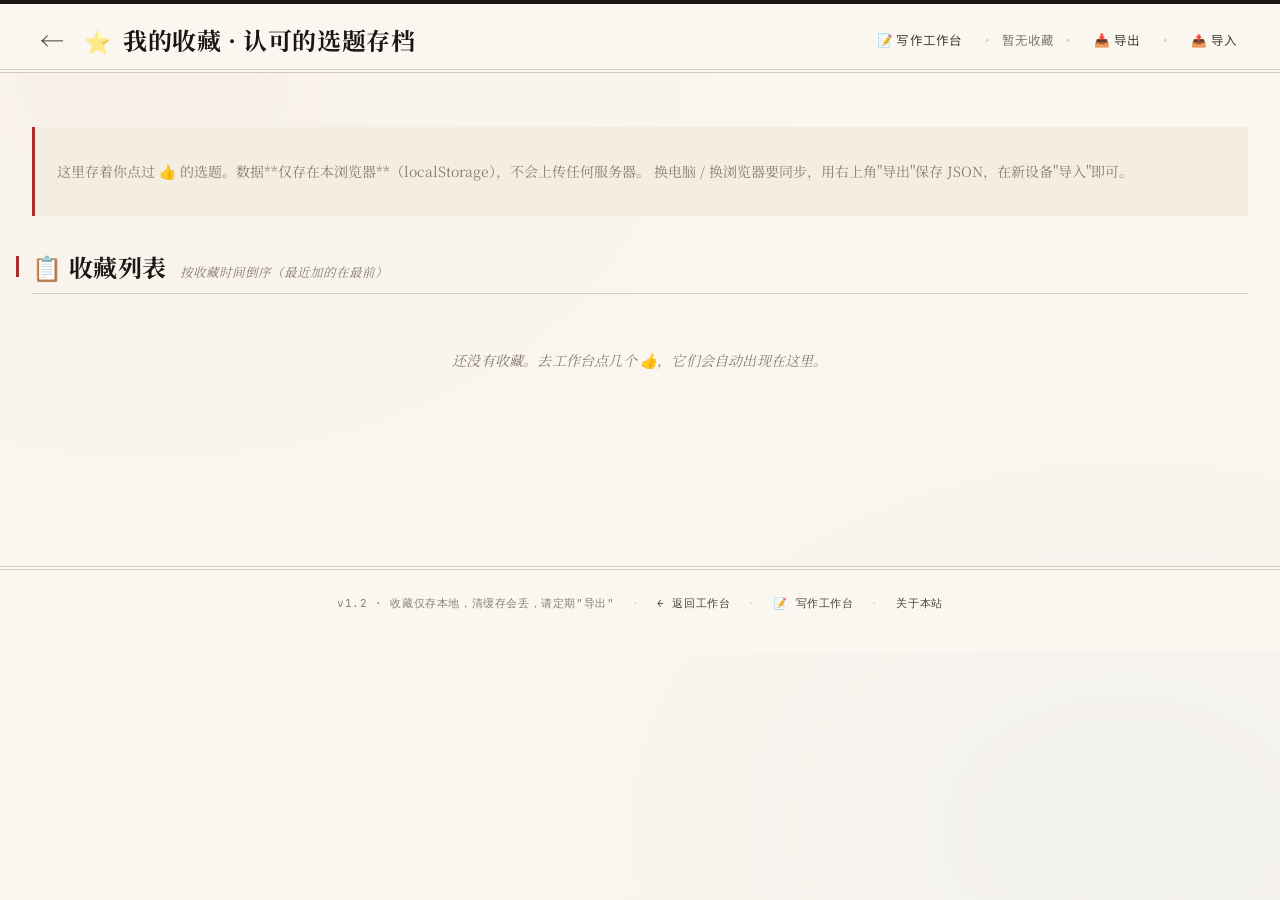
<file: v2/favorites.html>
<!DOCTYPE html>
<html lang="zh-CN">
<head>
  <meta charset="UTF-8">
  <meta name="viewport" content="width=device-width, initial-scale=1.0">
  <title>我的收藏 · 选题工作台</title>
  <link rel="preconnect" href="https://fonts.googleapis.com">
  <link rel="preconnect" href="https://fonts.gstatic.com" crossorigin>
  <link rel="stylesheet" href="https://fonts.googleapis.com/css2?family=Crimson+Pro:ital,wght@0,400;0,500;0,600;0,700;1,400;1,500;1,600&family=JetBrains+Mono:wght@400;500;600;700&family=Noto+Sans+SC:wght@400;500;600;700&family=Noto+Serif+SC:wght@400;500;600;700&display=swap">
  <link rel="stylesheet" href="style.css">
  <link rel="stylesheet" href="pages.css">
</head>
<body>

<header class="topbar">
  <div class="topbar-inner">
    <div class="brand">
      <a href="index.html" class="back-link">←</a>
      <span class="brand-mark">⭐</span>
      <span class="brand-name">我的收藏 · 认可的选题存档</span>
    </div>
    <div class="meta">
      <a href="workbench.html" class="nav-link" title="把已收藏的素材让 AI 炒一盘菜">📝 写作工作台</a>
      <span class="dot">·</span>
      <span id="fav-count-meta" class="muted">—</span>
      <span class="dot">·</span>
      <a href="#" id="export-btn" class="nav-link" title="把收藏导出为 JSON 备份">📥 导出</a>
      <span class="dot">·</span>
      <a href="#" id="import-btn" class="nav-link" title="从 JSON 文件恢复收藏（跨设备同步）">📤 导入</a>
      <input type="file" id="import-file" accept=".json" style="display:none">
    </div>
  </div>
</header>

<main class="workspace">
  <section class="about-intro">
    <p class="muted">
      这里存着你点过 👍 的选题。数据**仅存在本浏览器**（localStorage），不会上传任何服务器。
      换电脑 / 换浏览器要同步，用右上角"导出"保存 JSON，在新设备"导入"即可。
    </p>
  </section>

  <section>
    <header class="section-header">
      <h2>📋 收藏列表</h2>
      <small>按收藏时间倒序（最近加的在最前）</small>
    </header>
    <div id="fav-list" class="card-list"></div>
  </section>
</main>

<footer class="footer">
  <span class="muted">v1.2 · 收藏仅存本地，清缓存会丢，请定期"导出"</span>
  <span class="footer-sep">·</span>
  <a href="index.html" class="footer-link">← 返回工作台</a>
  <span class="footer-sep">·</span>
  <a href="workbench.html" class="footer-link">📝 写作工作台</a>
  <span class="footer-sep">·</span>
  <a href="about.html" class="footer-link">关于本站</a>
</footer>

<script src="favorites.js"></script>
</body>
</html>
</file>
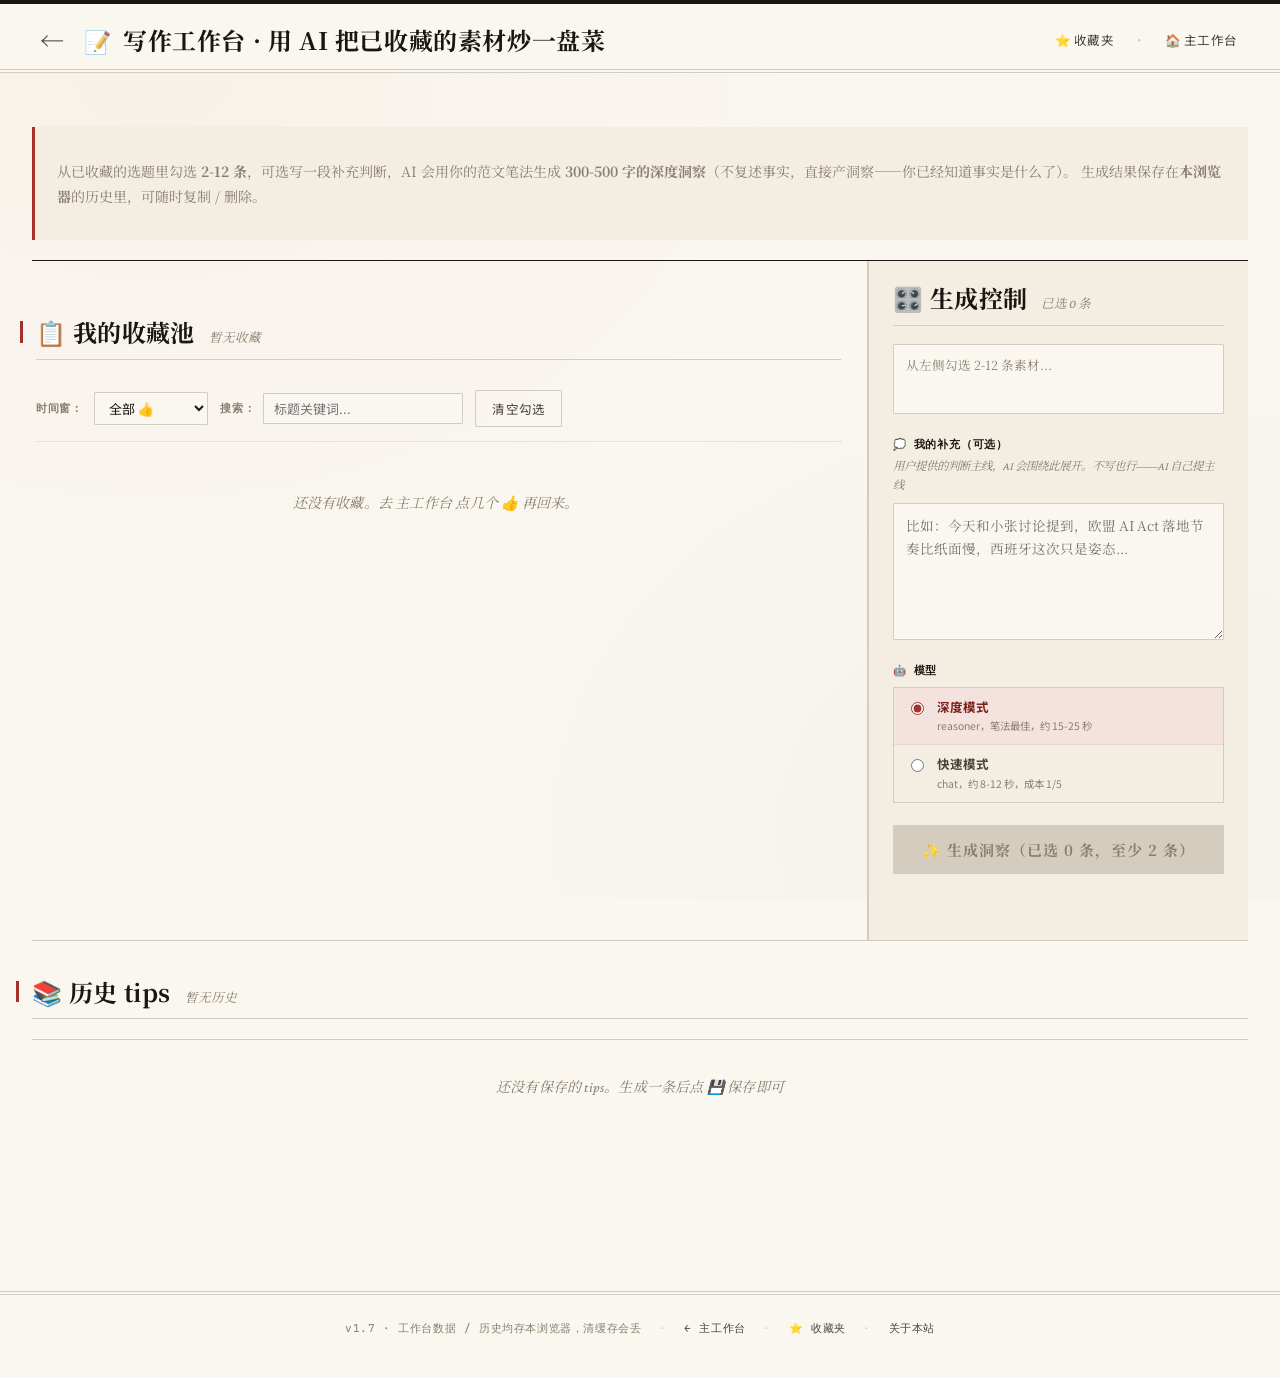
<file: v2/workbench.html>
<!DOCTYPE html>
<html lang="zh-CN">
<head>
  <meta charset="UTF-8">
  <meta name="viewport" content="width=device-width, initial-scale=1.0">
  <title>写作工作台 · 选题工作台</title>
  <link rel="preconnect" href="https://fonts.googleapis.com">
  <link rel="preconnect" href="https://fonts.gstatic.com" crossorigin>
  <link rel="stylesheet" href="https://fonts.googleapis.com/css2?family=Crimson+Pro:ital,wght@0,400;0,500;0,600;0,700;1,400;1,500;1,600&family=JetBrains+Mono:wght@400;500;600;700&family=Noto+Sans+SC:wght@400;500;600;700&family=Noto+Serif+SC:wght@400;500;600;700&display=swap">
  <link rel="stylesheet" href="style.css">
  <link rel="stylesheet" href="pages.css">
</head>
<body>

<header class="topbar">
  <div class="topbar-inner">
    <div class="brand">
      <a href="index.html" class="back-link" title="返回工作台">←</a>
      <span class="brand-mark">📝</span>
      <span class="brand-name">写作工作台 · 用 AI 把已收藏的素材炒一盘菜</span>
    </div>
    <div class="meta">
      <a href="favorites.html" class="nav-link" title="管理收藏">⭐ 收藏夹</a>
      <span class="dot">·</span>
      <a href="index.html" class="nav-link" title="回到主工作台">🏠 主工作台</a>
    </div>
  </div>
</header>

<main class="workspace workbench-page">
  <section class="about-intro">
    <p class="muted">
      从已收藏的选题里勾选 <b>2-12 条</b>，可选写一段补充判断，AI 会用你的范文笔法生成
      <b>300-500 字的深度洞察</b>（不复述事实，直接产洞察——你已经知道事实是什么了）。
      生成结果保存在<b>本浏览器</b>的历史里，可随时复制 / 删除。
    </p>
  </section>

  <!-- 三段布局：左 = 收藏池（勾选）/ 右 = 控制面板（补充 + 模型 + 生成）/ 下方 = 历史 -->
  <div class="wb-grid">

    <!-- 左：收藏池 -->
    <section class="wb-pool">
      <header class="section-header">
        <h2>📋 我的收藏池</h2>
        <small id="pool-stat">—</small>
      </header>

      <div class="wb-filter-bar">
        <label>时间窗：</label>
        <select id="time-filter">
          <option value="24">过去 24 小时</option>
          <option value="72">过去 72 小时</option>
          <option value="120">过去 5 天</option>
          <option value="360">过去 15 天</option>
          <option value="all" selected>全部 👍</option>
        </select>
        <label class="wb-search-label">
          搜索：
          <input type="text" id="title-search" placeholder="标题关键词..." spellcheck="false">
        </label>
        <button id="select-none-btn" class="wb-secondary-btn" title="取消所有勾选">清空勾选</button>
      </div>

      <div id="pool-list" class="wb-pool-list">
        <div class="empty">加载中...</div>
      </div>
    </section>

    <!-- 右：控制面板 -->
    <aside class="wb-panel">
      <header class="section-header">
        <h2>🎛️ 生成控制</h2>
        <small id="selected-count">已选 0 条</small>
      </header>

      <div class="wb-panel-body">
        <div class="wb-selected-preview" id="selected-preview">
          <div class="muted">从左侧勾选 2-12 条素材...</div>
        </div>

        <div class="wb-field">
          <label for="user-note">
            💭 我的补充（可选）
            <small class="muted">用户提供的判断主线，AI 会围绕此展开。不写也行——AI 自己提主线</small>
          </label>
          <textarea id="user-note" rows="5"
                    placeholder="比如：今天和小张讨论提到，欧盟 AI Act 落地节奏比纸面慢，西班牙这次只是姿态..."
                    spellcheck="false"></textarea>
        </div>

        <div class="wb-field">
          <label>🤖 模型</label>
          <div class="wb-radio-group">
            <label class="wb-radio">
              <input type="radio" name="model" value="reasoner" checked>
              <span><b>深度模式</b><br><small class="muted">reasoner，笔法最佳，约 15-25 秒</small></span>
            </label>
            <label class="wb-radio">
              <input type="radio" name="model" value="chat">
              <span><b>快速模式</b><br><small class="muted">chat，约 8-12 秒，成本 1/5</small></span>
            </label>
          </div>
        </div>

        <button id="generate-btn" class="wb-primary-btn" disabled>
          ✨ 生成洞察（请先勾选 2-12 条）
        </button>
        <div id="generate-status" class="wb-status muted"></div>
      </div>
    </aside>
  </div>

  <!-- 下方：本次生成结果 -->
  <section class="wb-result-section" id="result-section" style="display:none;">
    <header class="section-header">
      <h2>💡 本次生成结果</h2>
      <small id="result-meta" class="muted">—</small>
    </header>
    <div id="result-body" class="wb-result-body"></div>
    <div class="wb-result-actions">
      <button id="copy-btn" class="wb-secondary-btn">📋 复制</button>
      <button id="save-btn" class="wb-primary-btn">💾 保存到历史</button>
      <button id="discard-btn" class="wb-secondary-btn">🗑️ 弃用</button>
    </div>
  </section>

  <!-- 历史 -->
  <section class="wb-history-section">
    <header class="section-header">
      <h2>📚 历史 tips</h2>
      <small id="history-stat" class="muted">—</small>
    </header>
    <div id="history-list" class="wb-history-list">
      <div class="empty">暂无历史</div>
    </div>
  </section>
</main>

<footer class="footer">
  <span class="muted">v1.7 · 工作台数据 / 历史均存本浏览器，清缓存会丢</span>
  <span class="footer-sep">·</span>
  <a href="index.html" class="footer-link">← 主工作台</a>
  <span class="footer-sep">·</span>
  <a href="favorites.html" class="footer-link">⭐ 收藏夹</a>
  <span class="footer-sep">·</span>
  <a href="about.html" class="footer-link">关于本站</a>
</footer>

<script src="workbench.js"></script>
</body>
</html>
</file>
<file: v2/style.css>
/* =============================================================
 *  网络治理动态速递 · 工作台
 *  Editorial / Legal-Journal 美学（v1.7，2026-06-02 重设计）
 *
 *  设计意图：克制的法律评论期刊感 — 米白报纸底、印泥红、思源宋体
 *  反"通用 SaaS"——不要圆角云朵、不要鲜亮蓝、不要 Inter
 *
 *  字体：Noto Serif SC（中文 serif 标题）/ Noto Sans SC（中文 sans 正文）
 *        / Crimson Pro（英文标题 serif）/ JetBrains Mono（数据 mono）
 * ============================================================= */

/* ---------- 设计令牌 ---------- */
:root {
  /* 基底色：米白报纸 + 深墨黑（不用纯黑，过冷） */
  --c-paper:        #faf7f0;          /* 主底色：暖米白，仿手感纸 */
  --c-paper-deep:   #f4eee2;          /* 章节区分用的更深米色 */
  --c-ink:          #1a1612;          /* 主文字：墨黑（带一丝褐） */
  --c-ink-soft:     #4a4239;          /* 次文字：旧墨灰褐 */
  --c-ink-faint:    #8a7e6e;          /* 三级文字：淡墨 */
  --c-rule:         #d4cdbe;          /* 分割线：米色淡线 */
  --c-rule-strong:  #1a1612;          /* 主报头横线：墨黑 */

  /* 主色：印泥红（中式法律研究气场） */
  --c-vermillion:   #a8302a;          /* 主色：印泥红 */
  --c-vermillion-deep: #7d1f1a;       /* 暗色变体 */
  --c-vermillion-faint: #f3e2dd;      /* 浅色背景 */

  /* 事实栏：钢蓝（不要鲜亮蓝） */
  --c-steel:        #2c4a6b;
  --c-steel-deep:   #1d3450;
  --c-steel-faint:  #e3eaf2;
  --c-steel-paper:  #eef2f6;

  /* 观点栏：赭黄（旧书页的笔记感） */
  --c-ochre:        #a05f1b;
  --c-ochre-deep:   #6e3f0c;
  --c-ochre-faint:  #f4e4cd;
  --c-ochre-paper:  #f7eede;

  /* 状态色（用旧式印章感） */
  --c-seal-good:    #15604a;          /* 通过：墨绿（不是鲜绿） */
  --c-seal-warn:    #8a5a08;          /* 警告：旧金 */
  --c-seal-veto:    #8a1f15;          /* 否决：暗红（"驳回"印） */

  /* 字体栈 */
  --font-display: "Crimson Pro", "Noto Serif SC", "Songti SC", "STSong",
                  "SimSun", Cambria, Georgia, serif;
  --font-body:    "Noto Sans SC", -apple-system, BlinkMacSystemFont,
                  "PingFang SC", "Helvetica Neue", "Microsoft YaHei", sans-serif;
  --font-mono:    "JetBrains Mono", ui-monospace, "SF Mono", Menlo, Consolas, monospace;
  --font-serif-cn: "Noto Serif SC", "Songti SC", "STSong", "SimSun", Georgia, serif;
}

/* ---------- 重置 ---------- */
* { box-sizing: border-box; }
html, body { margin: 0; padding: 0; }

/* 让纸面有一点纸纹理（很淡的 noise，CSS-only） */
body {
  font-family: var(--font-body);
  font-size: 14.5px;
  line-height: 1.65;
  color: var(--c-ink);
  background-color: var(--c-paper);
  /* 极淡纸纹噪声（多层径向渐变叠加，避免重复贴图） */
  background-image:
    radial-gradient(at 12% 8%, rgba(168, 48, 42, 0.03) 0, transparent 45%),
    radial-gradient(at 88% 92%, rgba(44, 74, 107, 0.03) 0, transparent 45%);
  background-attachment: fixed;
  -webkit-font-smoothing: antialiased;
  text-rendering: optimizeLegibility;
}

a { color: inherit; text-decoration: none; }
a:hover { text-decoration: underline; text-decoration-thickness: 1px; text-underline-offset: 2px; }

.muted     { color: var(--c-ink-faint); }
.dot       { color: var(--c-rule); margin: 0 8px; font-style: normal; }

/* =============================================================
 *  顶栏（报头）
 *  仿《NYT》《经济学人》报头：粗细双横线 + 衬线品牌名 + 期号meta
 * ============================================================= */
.topbar {
  background: var(--c-paper);
  padding: 18px 32px 14px;
  position: sticky; top: 0; z-index: 10;
  border-top: 4px solid var(--c-rule-strong);   /* 报头粗顶线 */
  border-bottom: 1px solid var(--c-rule);       /* 报头细底线 */
  /* 紧贴底部加一根额外极细线，做 double-rule 效果 */
  box-shadow: inset 0 -2px 0 var(--c-paper), inset 0 -3px 0 var(--c-rule);
  backdrop-filter: blur(8px);
  background-color: rgba(250, 247, 240, 0.92);
}
.topbar-inner {
  max-width: 1280px;
  margin: 0 auto;
  display: flex; align-items: center; justify-content: space-between;
  gap: 24px;
}
.brand {
  display: flex; align-items: baseline; gap: 12px;
}
.brand-mark {
  font-size: 22px;
  filter: grayscale(0.5) contrast(1.2);          /* emoji 降饱和，不抢色 */
}
.brand-name {
  font-family: var(--font-serif-cn);
  font-weight: 700;
  font-size: 24px;
  letter-spacing: 0.6px;
  color: var(--c-ink);
  font-feature-settings: "kern" on;
  line-height: 1.1;
}
.meta {
  font-family: var(--font-body);
  font-size: 12.5px;
  color: var(--c-ink-soft);
  display: flex; align-items: center; flex-wrap: wrap;
  gap: 0;
}

/* meta 里的所有 link 统一成"报头小链接"风格 */
.meta a, .nav-link {
  color: var(--c-ink-soft);
  font-size: 12.5px;
  padding: 3px 10px;
  border: 1px solid transparent;
  transition: color 0.15s, border-color 0.15s, background 0.15s;
  letter-spacing: 0.2px;
}
.meta a:hover, .nav-link:hover {
  color: var(--c-vermillion);
  border-color: var(--c-vermillion-faint);
  background: var(--c-vermillion-faint);
  text-decoration: none;
}

/* 返回链接（左上箭头） */
.back-link {
  font-family: var(--font-display);
  font-size: 24px;
  color: var(--c-ink-soft);
  padding: 0 8px;
  line-height: 1;
  border-radius: 0;
  transition: color 0.15s;
}
.back-link:hover {
  color: var(--c-vermillion);
  background: transparent;
  text-decoration: none;
}

/* 收藏数 badge —— 改成"印章"质感 */
.fav-badge {
  display: inline-block;
  min-width: 20px; padding: 1px 6px;
  background: var(--c-vermillion);
  color: var(--c-paper);
  border-radius: 2px;
  font-family: var(--font-mono);
  font-size: 11px; font-weight: 600;
  text-align: center;
  line-height: 16px;
  margin-left: 4px;
  letter-spacing: 0.3px;
}
.fav-badge.zero {
  background: transparent;
  color: var(--c-ink-faint);
  border: 1px solid var(--c-rule);
}

/* =============================================================
 *  Tabs（时间窗）—— 改用"翻页书签"质感
 * ============================================================= */
.tabs {
  max-width: 1280px;
  margin: 0 auto;
  padding: 0 32px;
  display: flex; gap: 0;
  border-bottom: 1px solid var(--c-rule);
  background: var(--c-paper);
}
.tab {
  appearance: none;
  border: 0; background: transparent;
  padding: 14px 22px 12px;
  font-family: var(--font-body);
  font-size: 13px;
  font-weight: 500;
  color: var(--c-ink-faint);
  cursor: pointer;
  border-bottom: 2px solid transparent;
  letter-spacing: 0.4px;
  transition: color 0.15s, border-color 0.15s;
  /* 给每个 tab 一个微妙的左竖线分隔（仿期刊目录） */
  position: relative;
}
.tab + .tab::before {
  content: "";
  position: absolute;
  left: 0; top: 22%; bottom: 22%;
  width: 1px;
  background: var(--c-rule);
}
.tab:hover { color: var(--c-ink); }
.tab.active {
  color: var(--c-vermillion);
  font-weight: 700;
  border-bottom-color: var(--c-vermillion);
}

/* =============================================================
 *  工作区
 * ============================================================= */
.workspace {
  max-width: 1280px;
  margin: 0 auto;
  padding: 32px 32px 96px;
}

.section-header {
  display: flex; align-items: baseline; gap: 14px;
  margin: 36px 0 20px;
  padding-bottom: 10px;
  border-bottom: 1px solid var(--c-rule);
  position: relative;
}
/* 章节标题左侧加一根短的红色"导读"竖线（编辑部惯用） */
.section-header::before {
  content: "";
  position: absolute;
  left: -16px; top: 4px; bottom: 16px;
  width: 3px;
  background: var(--c-vermillion);
}
.section-header h2 {
  margin: 0;
  font-family: var(--font-serif-cn);
  font-size: 24px;
  font-weight: 700;
  color: var(--c-ink);
  letter-spacing: 0.4px;
  line-height: 1.25;
}
.section-header small {
  color: var(--c-ink-faint);
  font-size: 12.5px;
  font-style: italic;
  font-family: var(--font-display);
}

/* =============================================================
 *  双栏（事实 / 观点）
 *  改成"对页对比"——左右各一根细竖线分割，不要圆角卡片
 * ============================================================= */
.dual-grid {
  display: grid;
  grid-template-columns: 1fr 1fr;
  gap: 0;
  /* 用一根中央竖线代替间距 */
  position: relative;
  background: var(--c-paper);
  border-top: 1px solid var(--c-rule-strong);
  border-bottom: 1px solid var(--c-rule);
}
.dual-grid::before {
  content: "";
  position: absolute;
  top: 8px; bottom: 8px; left: 50%;
  width: 1px;
  background: var(--c-rule);
}
.column {
  padding: 24px 24px 28px;
  min-height: 220px;
  background: transparent;
  border: 0;
  border-radius: 0;
}
.column-facts    { padding-right: 32px; }
.column-opinions { padding-left: 32px; }

.column-header {
  display: flex; align-items: baseline; gap: 10px;
  margin: 0 0 18px;
  padding-bottom: 10px;
  border-bottom: 1px solid var(--c-rule);
}
.column-icon {
  font-size: 16px;
  filter: grayscale(0.4);
}
/* 双栏 header 退到 small-caps 报头风，让卡片标题成为视觉焦点 */
.column-header h2 {
  margin: 0;
  font-family: var(--font-mono);
  font-size: 12px;
  font-weight: 700;
  letter-spacing: 2.5px;
  text-transform: uppercase;
}
.column-facts .column-header h2     { color: var(--c-steel-deep); }
.column-opinions .column-header h2  { color: var(--c-ochre-deep); }
.column-header small {
  margin-left: auto;
  font-family: var(--font-display);
  font-style: italic;
  font-size: 12.5px;
  color: var(--c-ink-faint);
  letter-spacing: 0.2px;
}

.card-list {
  display: flex; flex-direction: column;
  gap: 0;
}

/* =============================================================
 *  卡片 —— 改成"期刊条目"质感
 *  - 取消圆角和卡片阴影
 *  - 用左侧色带标识 content_type
 *  - 分数改成 serif 大数字 + 小标记
 *  - 条目之间用细虚线分割
 * ============================================================= */
.card {
  position: relative;
  background: transparent;
  border: 0;
  border-radius: 0;
  padding: 18px 16px 18px 22px;
  display: grid;
  grid-template-columns: 56px 1fr auto;
  grid-template-areas:
    "score title   feedback"
    "score badges  feedback"
    "score reason  reason"
    "score meta    meta";
  gap: 6px 18px;
  /* 条目分割：底部细线 */
  border-bottom: 1px dotted var(--c-rule);
  transition: background 0.18s ease, padding-left 0.18s ease;
}
.card:last-child { border-bottom: none; }

/* 左侧 content_type 色带（hover 时变粗） */
.card::before {
  content: "";
  position: absolute;
  left: 0; top: 22px; bottom: 22px;
  width: 2px;
  background: var(--c-rule);
  transition: width 0.18s ease, background 0.18s ease;
}
.card:hover::before {
  width: 4px;
}
.card:hover {
  background: rgba(168, 48, 42, 0.025);
  padding-left: 24px;
}

/* 不同 content_type 对应不同色带 */
.card:has(.badge-type-fact_legislative)::before  { background: var(--c-steel); }
.card:has(.badge-type-fact_enforcement)::before  { background: var(--c-vermillion); }
.card:has(.badge-type-fact_official_doc)::before { background: var(--c-steel-deep); }
.card:has(.badge-type-opinion_analysis)::before  { background: var(--c-ochre); }

/* 分数：大 serif 数字 + "/100" 上标 */
.card-score {
  grid-area: score;
  align-self: start;
  text-align: left;
  margin-top: 1px;
}
.card-score .num {
  display: inline-block;
  font-family: var(--font-display);
  font-size: 38px;
  font-weight: 600;
  line-height: 1;
  color: var(--c-ink);
  letter-spacing: -1px;
  font-feature-settings: "lnum" on, "tnum" on;
}
.column-facts    .card-score .num { color: var(--c-steel-deep); }
.column-opinions .card-score .num { color: var(--c-ochre-deep); }

.card-score .label {
  display: block;
  font-family: var(--font-mono);
  font-size: 9px;
  letter-spacing: 1.6px;
  text-transform: uppercase;
  color: var(--c-ink-faint);
  margin-top: 6px;
}

/* 标题：中文 serif 主标题 + 英文 italic 副标题 */
.card-title-block {
  grid-area: title;
  display: flex; flex-direction: column; gap: 3px;
  min-width: 0;
}
.card-title-cn {
  font-family: var(--font-serif-cn);
  font-size: 20px;
  font-weight: 700;
  line-height: 1.35;
  color: var(--c-ink);
  letter-spacing: 0.1px;
  word-break: break-word;
  text-decoration: none;
  /* 关键：让标题"扎得稳" — 微伸展宋体笔画 */
  font-feature-settings: "kern" on, "liga" on;
}
.card-title-cn:hover {
  color: var(--c-vermillion);
  text-decoration: none;
}
.card-title-en {
  font-family: var(--font-display);
  font-size: 13px;
  font-style: italic;
  line-height: 1.45;
  color: var(--c-ink-faint);
  word-break: break-word;
  letter-spacing: 0.1px;
}
/* 兼容旧 card-title（不带 block 的简版） */
.card-title {
  grid-area: title;
  font-family: var(--font-serif-cn);
  font-size: 19px;
  font-weight: 700;
  line-height: 1.4;
  color: var(--c-ink);
}
.card-title:hover { color: var(--c-vermillion); text-decoration: none; }

.ktn-hint {
  display: inline-block;
  font-family: var(--font-mono);
  font-size: 10px;
  color: var(--c-ochre-deep);
  background: var(--c-ochre-faint);
  padding: 1px 8px;
  border-radius: 1px;
  margin-top: 4px;
  width: max-content;
  letter-spacing: 0.4px;
  cursor: help;
}
.cluster-main-en {
  font-family: var(--font-display);
  font-size: 13px;
  font-style: italic;
  color: var(--c-ink-faint);
  margin: -2px 0 6px;
  letter-spacing: 0.1px;
}

/* Badges —— 改成"标签贴纸"风格（小写 + 字间距） */
.card-badges { grid-area: badges; display: flex; flex-wrap: wrap; gap: 6px; margin-top: 2px; }

.badge {
  display: inline-flex; align-items: center; gap: 4px;
  padding: 2px 9px 1px;
  border-radius: 1px;
  font-family: var(--font-body);
  font-size: 11px;
  font-weight: 500;
  letter-spacing: 0.4px;
  background: transparent;
  color: var(--c-ink-soft);
  border: 1px solid var(--c-rule);
  white-space: nowrap;
}

/* content_type 主题色（用 border + 文字色，不要色块） */
.badge-type-fact_legislative {
  color: var(--c-steel-deep);
  border-color: var(--c-steel);
  background: var(--c-steel-faint);
}
.badge-type-fact_enforcement {
  color: var(--c-vermillion-deep);
  border-color: var(--c-vermillion);
  background: var(--c-vermillion-faint);
}
.badge-type-fact_official_doc {
  color: var(--c-steel-deep);
  border-color: var(--c-steel-deep);
  background: var(--c-steel-faint);
}
.badge-type-opinion_analysis {
  color: var(--c-ochre-deep);
  border-color: var(--c-ochre);
  background: var(--c-ochre-faint);
}

.badge-anxiety {
  color: var(--c-vermillion-deep);
  border-color: var(--c-vermillion-faint);
  background: transparent;
}
.badge-stage {
  color: var(--c-seal-good);
  border-color: var(--c-seal-good);
  background: transparent;
}

/* tier 印章风（信源等级，用对比强烈的方块印章） */
.badge-tier-S {
  background: var(--c-ink);
  color: var(--c-paper);
  border-color: var(--c-ink);
  font-weight: 700;
  letter-spacing: 1px;
}
.badge-tier-A {
  background: var(--c-vermillion);
  color: var(--c-paper);
  border-color: var(--c-vermillion);
  font-weight: 700;
  letter-spacing: 1px;
}
.badge-tier-B {
  background: var(--c-steel-deep);
  color: var(--c-paper);
  border-color: var(--c-steel-deep);
  font-weight: 600;
  letter-spacing: 1px;
}
.badge-tier-C {
  background: transparent;
  color: var(--c-ink-soft);
  border-color: var(--c-ink-faint);
  font-weight: 500;
}
.badge-tier-D {
  background: transparent;
  color: var(--c-ink-faint);
  border-color: var(--c-rule);
  font-weight: 400;
}

/* 评分理由（reason）—— 引文样式：左竖线 + serif italic */
.card-reason {
  grid-area: reason;
  font-family: var(--font-serif-cn);
  font-size: 13.5px;
  line-height: 1.7;
  color: var(--c-ink-soft);
  margin-top: 8px;
  padding: 4px 0 4px 14px;
  border-left: 2px solid var(--c-rule);
  font-style: normal;        /* 中文 serif 不 italic */
}

.card-meta {
  grid-area: meta;
  display: flex; align-items: center; gap: 14px;
  font-family: var(--font-mono);
  font-size: 11px;
  color: var(--c-ink-faint);
  margin-top: 6px;
  letter-spacing: 0.3px;
}
.card-meta a {
  color: var(--c-ink-soft);
  text-decoration: none;
  border-bottom: 1px dotted var(--c-rule);
}
.card-meta a:hover {
  color: var(--c-vermillion);
  border-bottom-color: var(--c-vermillion);
}

/* 反馈按钮：印章式 */
.feedback {
  grid-area: feedback;
  display: flex; flex-direction: column; gap: 6px;
  align-self: start;
}
.fb-btn {
  appearance: none;
  border: 1px solid var(--c-rule);
  background: var(--c-paper);
  font-size: 13px;
  width: 32px; height: 32px;
  border-radius: 1px;
  cursor: pointer;
  transition: all 0.15s ease;
  display: inline-flex; align-items: center; justify-content: center;
  color: var(--c-ink-soft);
}
.fb-btn:hover {
  border-color: var(--c-ink-soft);
  color: var(--c-ink);
}
.fb-btn.active.up {
  background: var(--c-seal-good);
  color: var(--c-paper);
  border-color: var(--c-seal-good);
}
.fb-btn.active.down {
  background: var(--c-seal-veto);
  color: var(--c-paper);
  border-color: var(--c-seal-veto);
}
.fb-btn.remove {
  font-size: 14px;
  color: var(--c-seal-veto);
}
.fb-btn.remove:hover {
  background: var(--c-seal-veto);
  color: var(--c-paper);
  border-color: var(--c-seal-veto);
}

/* =============================================================
 *  紧凑卡（情报池）
 * ============================================================= */
.card.compact {
  grid-template-columns: 44px 1fr auto;
  grid-template-areas:
    "score title    feedback"
    "score badges   feedback"
    "score meta     meta";
  padding: 12px 14px 12px 18px;
}
.card.compact .card-score .num { font-size: 26px; }
.card.compact .card-title-cn   { font-size: 16px; font-weight: 700; line-height: 1.35; }
.card.compact .card-title-en   { font-size: 11.5px; }
.card.compact .card-title       { font-size: 15.5px; font-weight: 700; }
.card.compact .card-reason      { display: none; }

/* =============================================================
 *  议题聚类
 * ============================================================= */
.clusters #clusters-list,
.clusters #topics-list {
  display: flex; flex-direction: column; gap: 0;
}
.cluster {
  background: var(--c-paper-deep);
  border: 0;
  border-left: 3px solid var(--c-vermillion);
  border-radius: 0;
  padding: 18px 22px;
  margin-bottom: 12px;
  position: relative;
}
.cluster-head {
  display: flex; align-items: baseline; gap: 12px; flex-wrap: wrap;
  margin-bottom: 10px;
  padding-bottom: 10px;
  border-bottom: 1px solid var(--c-rule);
}
.cluster-head .fp-tag,
.cluster-head .topic-num {
  font-family: var(--font-mono);
  font-size: 11px;
  background: transparent;
  color: var(--c-ink-soft);
  padding: 2px 8px;
  border: 1px solid var(--c-rule);
  border-radius: 1px;
  letter-spacing: 0.5px;
}
.cluster-head .count {
  font-size: 12px;
  color: var(--c-ink-faint);
  font-style: italic;
  font-family: var(--font-display);
}
.cluster-head .warn-no-fact {
  background: transparent;
  color: var(--c-seal-warn);
  border: 1px solid var(--c-seal-warn);
  padding: 2px 9px;
  border-radius: 1px;
  font-size: 11px;
  font-weight: 500;
  letter-spacing: 0.4px;
}
.cluster-main { padding: 6px 0 10px; }
.cluster-main .label {
  display: inline-block;
  font-family: var(--font-mono);
  font-size: 10.5px;
  font-weight: 600;
  color: var(--c-vermillion);
  margin-bottom: 6px;
  letter-spacing: 1.2px;
  text-transform: uppercase;
}
.cluster-main .label.no-fact { color: var(--c-seal-warn); }
.cluster-main .title {
  font-family: var(--font-serif-cn);
  font-size: 19px;
  font-weight: 700;
  line-height: 1.4;
  margin: 4px 0 6px;
  letter-spacing: 0.15px;
}
.cluster-main .title a { color: var(--c-ink); text-decoration: none; }
.cluster-main .title a:hover { color: var(--c-vermillion); text-decoration: none; }
.cluster-main .sub {
  font-family: var(--font-mono);
  font-size: 11px;
  color: var(--c-ink-faint);
  letter-spacing: 0.3px;
}

.cluster-related summary {
  cursor: pointer;
  list-style: none;
  padding: 8px 0;
  font-family: var(--font-display);
  font-size: 13px;
  font-style: italic;
  color: var(--c-ink-soft);
  display: flex; align-items: center; gap: 8px;
  border-top: 1px dotted var(--c-rule);
}
.cluster-related summary::-webkit-details-marker { display: none; }
.cluster-related summary::before {
  content: "▸";
  font-size: 10px;
  transition: transform 0.2s ease;
  color: var(--c-vermillion);
}
.cluster-related[open] summary::before { transform: rotate(90deg); }

.cluster-related ul {
  list-style: none; padding: 0; margin: 4px 0 0;
  display: flex; flex-direction: column;
}
.cluster-related li {
  font-size: 13px;
  display: flex; gap: 10px; align-items: baseline;
  padding: 6px 0;
  color: var(--c-ink-soft);
  border-bottom: 1px dotted var(--c-rule);
}
.cluster-related li:last-child { border-bottom: none; }
.cluster-related li .ct {
  font-family: var(--font-mono);
  font-size: 9.5px;
  padding: 1px 6px;
  border-radius: 1px;
  flex-shrink: 0;
  letter-spacing: 0.5px;
  border: 1px solid;
}
.cluster-related li.fact .ct {
  background: var(--c-steel-faint);
  color: var(--c-steel-deep);
  border-color: var(--c-steel);
}
.cluster-related li.opinion .ct {
  background: var(--c-ochre-faint);
  color: var(--c-ochre-deep);
  border-color: var(--c-ochre);
}
.cluster-related li a {
  color: var(--c-ink);
  font-family: var(--font-serif-cn);
}
.cluster-related li a:hover { color: var(--c-vermillion); text-decoration: none; }

/* 旧 fingerprint 聚类（默认折叠） */
.legacy-clusters {
  margin-top: 18px;
  border-top: 1px dotted var(--c-rule);
  padding-top: 14px;
}
.legacy-clusters summary {
  cursor: pointer;
  font-family: var(--font-display);
  font-style: italic;
  font-size: 13px;
  color: var(--c-ink-faint);
  padding: 6px 0;
}
.legacy-clusters summary:hover { color: var(--c-ink); }

/* =============================================================
 *  情报池
 * ============================================================= */
.pool-grid { gap: 0; border-top: 1px solid var(--c-rule-strong); }
.pool-grid > div {
  background: transparent;
  border: 0;
  border-radius: 0;
  padding: 22px 24px;
}
.pool-grid > div:first-child { border-right: 1px solid var(--c-rule); padding-right: 30px; }
.pool-grid > div:last-child  { padding-left: 30px; }

.pool-title {
  margin: 0 0 16px;
  font-family: var(--font-serif-cn);
  font-size: 14px;
  font-weight: 700;
  letter-spacing: 1.2px;
  text-transform: uppercase;
  padding-bottom: 8px;
  border-bottom: 1px solid var(--c-rule);
}
.pool-title-facts    { color: var(--c-steel-deep); }
.pool-title-opinions { color: var(--c-ochre-deep); }

/* =============================================================
 *  空态
 * ============================================================= */
.empty {
  text-align: center;
  padding: 36px 18px;
  color: var(--c-ink-faint);
  font-family: var(--font-display);
  font-style: italic;
  font-size: 14px;
  letter-spacing: 0.2px;
}

/* =============================================================
 *  Footer —— 报尾排版
 * ============================================================= */
.footer {
  text-align: center;
  padding: 24px 32px 40px;
  font-family: var(--font-mono);
  font-size: 11px;
  letter-spacing: 0.6px;
  color: var(--c-ink-faint);
  border-top: 4px double var(--c-rule);          /* double rule 报尾线 */
  margin-top: 60px;
  background: var(--c-paper);
}
.footer-link {
  color: var(--c-ink-soft);
  border-bottom: 1px dotted transparent;
  padding-bottom: 1px;
  text-decoration: none;
}
.footer-link:hover {
  color: var(--c-vermillion);
  border-bottom-color: var(--c-vermillion);
  text-decoration: none;
}
.footer-sep {
  color: var(--c-rule);
  margin: 0 10px;
  font-style: normal;
}

/* =============================================================
 *  v1.5 漏跑告警红条
 * ============================================================= */
.stale-run-banner {
  display: flex;
  align-items: center;
  gap: 14px;
  padding: 12px 32px;
  background: var(--c-vermillion-faint);
  border-bottom: 2px solid var(--c-vermillion);
  color: var(--c-vermillion-deep);
  font-family: var(--font-body);
  font-size: 13.5px;
  line-height: 1.55;
  letter-spacing: 0.2px;
}
.stale-run-banner .stale-icon {
  font-size: 16px;
  flex-shrink: 0;
}
.stale-run-banner .stale-text {
  flex: 1;
  min-width: 0;
}
.stale-run-banner .stale-text strong {
  color: var(--c-vermillion-deep);
  font-weight: 700;
}
.stale-run-banner .stale-text a {
  color: var(--c-vermillion);
  text-decoration: underline;
  text-decoration-thickness: 1px;
  margin-left: 6px;
  white-space: nowrap;
}
.stale-run-banner .stale-text a:hover { color: var(--c-vermillion-deep); }
.stale-run-banner .stale-close {
  background: transparent;
  border: 0;
  color: var(--c-vermillion);
  font-size: 22px;
  font-family: var(--font-display);
  line-height: 1;
  cursor: pointer;
  padding: 0 4px;
  flex-shrink: 0;
}
.stale-run-banner .stale-close:hover { color: var(--c-vermillion-deep); }

/* =============================================================
 *  响应式
 * ============================================================= */
@media (max-width: 960px) {
  .topbar { padding: 14px 20px 10px; }
  .topbar-inner { flex-direction: column; align-items: flex-start; gap: 8px; }
  .brand-name { font-size: 20px; }
  .section-header h2 { font-size: 21px; }
  .tabs { padding: 0 16px; overflow-x: auto; }
  .tab { padding: 12px 14px 10px; font-size: 12px; }
  .workspace { padding: 24px 20px 80px; }

  .dual-grid { grid-template-columns: 1fr; }
  .dual-grid::before { display: none; }
  .column-facts    { padding: 22px 20px; border-bottom: 1px solid var(--c-rule); }
  .column-opinions { padding: 22px 20px; }

  .pool-grid > div:first-child { border-right: 0; border-bottom: 1px solid var(--c-rule); padding: 18px 20px; }
  .pool-grid > div:last-child  { padding: 18px 20px; }

  .card { grid-template-columns: 44px 1fr auto; padding: 14px 12px 14px 16px; }
  .card-score .num { font-size: 30px; }
  .card-title-cn { font-size: 17.5px; }
  .cluster-main .title { font-size: 17px; }

  .stale-run-banner { padding: 10px 16px; font-size: 12.5px; gap: 10px; }
  .stale-run-banner .stale-text a { display: inline-block; margin-top: 2px; }
}

/* 极小屏（手机） */
@media (max-width: 600px) {
  .card-meta { flex-wrap: wrap; gap: 6px 12px; }
  .feedback { flex-direction: row; }
}
</file>
<file: v2/pages.css>
/* =============================================================
 *  Pages CSS · 收藏 / 关于 / 工作台 专属
 *  Editorial / Legal-Journal 美学（v1.7，2026-06-02 重设计）
 *  叠在 style.css 之上
 * ============================================================= */

/* =============================================================
 *  收藏页：卡片配色复用事实/观点色调（仅淡背景）
 * ============================================================= */
.card.column-facts    { background: rgba(44, 74, 107, 0.018); }
.card.column-opinions { background: rgba(160, 95, 27, 0.022); }

.about-intro {
  margin: 22px 0 12px;
  padding: 18px 22px;
  background: var(--c-paper-deep);
  border: 0;
  border-left: 3px solid var(--c-vermillion);
  border-radius: 0;
  font-family: var(--font-serif-cn);
  font-size: 14px;
  line-height: 1.75;
  color: var(--c-ink-soft);
}
.about-intro strong { color: var(--c-vermillion-deep); font-weight: 600; }

/* =============================================================
 *  关于页（about.html）—— 像一份印刷版法律评论文章
 * ============================================================= */
.about-page {
  max-width: 760px;
  margin: 0 auto;
}

.about-section {
  background: transparent;
  border: 0;
  border-radius: 0;
  padding: 0;
  margin-bottom: 48px;
  /* 章节之间用 hairline rule 分隔 */
  padding-bottom: 36px;
  border-bottom: 1px solid var(--c-rule);
}
.about-section:last-child { border-bottom: 0; }

.about-page h1 {
  margin: 12px 0 28px;
  font-family: var(--font-serif-cn);
  font-size: 36px;
  font-weight: 700;
  line-height: 1.2;
  color: var(--c-ink);
  letter-spacing: 0.5px;
  position: relative;
  padding-bottom: 18px;
}
/* 标题下加双横线，仿章节扉页 */
.about-page h1::after {
  content: "";
  position: absolute;
  left: 0; bottom: 0;
  width: 80px;
  height: 1px;
  background: var(--c-ink);
  box-shadow: 0 4px 0 var(--c-vermillion);
}

.about-page h2 {
  margin: 36px 0 16px;
  font-family: var(--font-serif-cn);
  font-size: 22px;
  font-weight: 700;
  color: var(--c-ink);
  letter-spacing: 0.3px;
  display: flex;
  align-items: baseline;
  gap: 12px;
}
.about-page h2::before {
  content: "§";
  font-family: var(--font-display);
  font-size: 18px;
  color: var(--c-vermillion);
  font-weight: 400;
}

.about-page h3 {
  margin: 24px 0 10px;
  font-family: var(--font-serif-cn);
  font-size: 16px;
  font-weight: 700;
  color: var(--c-ink-soft);
  letter-spacing: 0.5px;
  text-transform: uppercase;
}

.about-page p {
  margin: 12px 0;
  font-family: var(--font-body);
  line-height: 1.85;
  color: var(--c-ink);
  font-size: 14.5px;
}
.about-page p.lead {
  font-family: var(--font-serif-cn);
  font-size: 17px;
  color: var(--c-ink);
  margin-bottom: 24px;
  line-height: 1.7;
  /* 首段加 drop cap（首字下沉） */
  position: relative;
}
.about-page p.lead::first-letter {
  font-family: var(--font-display);
  font-size: 56px;
  font-weight: 700;
  float: left;
  line-height: 0.9;
  margin: 4px 8px 0 0;
  color: var(--c-vermillion);
}
.about-page p.small,
.about-page .muted.small { font-size: 12.5px; }

.about-page ul,
.about-page ol,
.about-list {
  margin: 12px 0;
  padding-left: 26px;
  line-height: 1.85;
  font-size: 14px;
}
.about-page li { margin: 6px 0; }
.about-page ul { list-style: none; padding-left: 14px; }
.about-page ul > li { position: relative; padding-left: 16px; }
.about-page ul > li::before {
  content: "—";
  position: absolute;
  left: 0;
  color: var(--c-vermillion);
  font-weight: 600;
}

.about-page code {
  font-family: var(--font-mono);
  font-size: 12.5px;
  padding: 1px 7px;
  background: var(--c-paper-deep);
  border: 1px solid var(--c-rule);
  border-radius: 1px;
  color: var(--c-vermillion-deep);
  letter-spacing: 0.2px;
}

.about-page pre.arch {
  background: var(--c-ink);
  color: #d4cdbe;
  padding: 22px 24px;
  border: 0;
  border-left: 3px solid var(--c-vermillion);
  border-radius: 0;
  font-family: var(--font-mono);
  font-size: 12.5px;
  line-height: 1.7;
  overflow-x: auto;
  white-space: pre;
  letter-spacing: 0.2px;
}

/* 表格——像引文表 */
.about-table {
  width: 100%;
  border-collapse: collapse;
  margin: 18px 0;
  font-family: var(--font-body);
  font-size: 13.5px;
  border-top: 2px solid var(--c-ink);
  border-bottom: 2px solid var(--c-ink);
}
.about-table th,
.about-table td {
  padding: 12px 14px;
  text-align: left;
  border-bottom: 1px solid var(--c-rule);
}
.about-table th {
  font-family: var(--font-serif-cn);
  font-weight: 700;
  color: var(--c-ink);
  background: transparent;
  border-bottom: 1px solid var(--c-ink);
  letter-spacing: 0.3px;
}
.about-table td.num,
.about-table th.num {
  text-align: center;
  width: 90px;
  white-space: nowrap;
  font-family: var(--font-mono);
  font-size: 12.5px;
}
.about-table tbody tr:hover {
  background: rgba(168, 48, 42, 0.025);
}

/* 内联标签（content_type） */
.tag-inline {
  display: inline-block;
  padding: 1px 9px;
  border-radius: 1px;
  font-family: var(--font-body);
  font-size: 11.5px;
  font-weight: 500;
  margin: 0 2px;
  letter-spacing: 0.4px;
  border: 1px solid;
}
.tag-inline.fact_legislative {
  color: var(--c-steel-deep);
  border-color: var(--c-steel);
  background: var(--c-steel-faint);
}
.tag-inline.fact_enforcement {
  color: var(--c-vermillion-deep);
  border-color: var(--c-vermillion);
  background: var(--c-vermillion-faint);
}
.tag-inline.fact_official_doc {
  color: var(--c-steel-deep);
  border-color: var(--c-steel-deep);
  background: var(--c-steel-faint);
}
.tag-inline.opinion_analysis {
  color: var(--c-ochre-deep);
  border-color: var(--c-ochre);
  background: var(--c-ochre-faint);
}

/* tier 印章（关于页里也用） */
.tier-badge {
  display: inline-block;
  min-width: 24px; padding: 2px 8px;
  border-radius: 1px;
  font-family: var(--font-body);
  font-size: 11px;
  font-weight: 700;
  text-align: center;
  margin-right: 4px;
  letter-spacing: 1px;
}
.tier-badge.S { background: var(--c-ink); color: var(--c-paper); }
.tier-badge.A { background: var(--c-vermillion); color: var(--c-paper); }
.tier-badge.B { background: var(--c-steel-deep); color: var(--c-paper); }
.tier-badge.C { background: transparent; color: var(--c-ink-soft); border: 1px solid var(--c-ink-faint); }
.tier-badge.D { background: transparent; color: var(--c-ink-faint); border: 1px solid var(--c-rule); }

.source-list { padding-left: 14px; }
.source-list li { margin: 8px 0; line-height: 1.7; }

.about-page a {
  color: var(--c-vermillion);
  border-bottom: 1px dotted var(--c-vermillion-faint);
  text-decoration: none;
}
.about-page a:hover {
  border-bottom: 1px solid var(--c-vermillion);
  color: var(--c-vermillion-deep);
  text-decoration: none;
}

@media (max-width: 880px) {
  .about-page { padding: 0 12px; }
  .about-page h1 { font-size: 28px; }
  .about-page h2 { font-size: 19px; }
  .about-table { font-size: 12.5px; }
  .about-table th, .about-table td { padding: 9px 10px; }
}

/* =============================================================
 *  信源健康度表
 * ============================================================= */
.feed-health-table-wrap { overflow-x: auto; }
.feed-health-table {
  font-family: var(--font-body);
  font-size: 13px;
}
.feed-health-table td { vertical-align: middle; }
.fh-status {
  text-align: center;
  font-size: 14px;
  padding-left: 4px !important;
  padding-right: 4px !important;
}
.fh-name {
  font-family: var(--font-serif-cn);
  font-weight: 600;
  white-space: nowrap;
  overflow: hidden;
  text-overflow: ellipsis;
  max-width: 260px;
}
.fh-feed-link {
  font-size: 11px;
  margin-left: 4px;
  opacity: 0.5;
  color: var(--c-ink-faint);
}
.fh-feed-link:hover { opacity: 1; color: var(--c-vermillion); border: 0; }
.fh-lastok {
  font-family: var(--font-mono);
  color: var(--c-ink-faint);
  font-size: 11.5px;
  white-space: nowrap;
  letter-spacing: 0.3px;
}
.fh-error-cell {
  font-size: 12px;
  color: var(--c-ink-faint);
  max-width: 260px;
}
.fh-err {
  display: inline-block;
  padding: 2px 8px;
  background: var(--c-vermillion-faint);
  color: var(--c-vermillion-deep);
  border: 1px solid var(--c-vermillion);
  border-radius: 1px;
  font-family: var(--font-mono);
  font-size: 11px;
  max-width: 100%;
  overflow: hidden;
  text-overflow: ellipsis;
  white-space: nowrap;
  vertical-align: middle;
  letter-spacing: 0.2px;
}
.fh-row.fh-dead { background: rgba(168, 48, 42, 0.04); }
.fh-row.fh-dead:hover { background: rgba(168, 48, 42, 0.08); }
.fh-row.fh-warn { background: rgba(138, 90, 8, 0.04); }
.fh-row.fh-warn:hover { background: rgba(138, 90, 8, 0.08); }
.fh-row.fh-unknown { background: var(--c-paper-deep); }

@media (max-width: 760px) {
  .feed-health-table { font-size: 12px; }
  .fh-name { max-width: 180px; }
  .fh-error-cell { max-width: 140px; }
}

/* =============================================================
 *  情报池"展开更多"按钮
 * ============================================================= */
.pool-toggle {
  display: block;
  width: 100%;
  padding: 12px 16px;
  margin-top: 10px;
  background: transparent;
  color: var(--c-ink-soft);
  border: 1px dashed var(--c-rule);
  border-radius: 1px;
  font-family: var(--font-display);
  font-size: 13px;
  font-style: italic;
  cursor: pointer;
  transition: color 0.15s, border-color 0.15s, background 0.15s;
  text-align: center;
  letter-spacing: 0.3px;
}
.pool-toggle:hover {
  background: var(--c-vermillion-faint);
  color: var(--c-vermillion-deep);
  border-style: solid;
  border-color: var(--c-vermillion);
}
.pool-hidden {
  display: flex;
  flex-direction: column;
  margin-top: 6px;
}

/* =============================================================
 *  v1.4 当期热点主题卡片
 * ============================================================= */
#topics-list {
  display: grid;
  grid-template-columns: repeat(auto-fill, minmax(380px, 1fr));
  gap: 0;
  margin: 16px 0 24px;
  border-top: 1px solid var(--c-rule);
}
.topic-card {
  background: transparent;
  border: 0;
  border-bottom: 1px solid var(--c-rule);
  border-right: 1px solid var(--c-rule);
  border-radius: 0;
  padding: 20px 22px;
  position: relative;
  transition: background 0.15s ease;
}
.topic-card:hover { background: rgba(168, 48, 42, 0.022); }
.topic-card::before {
  content: "";
  position: absolute;
  left: 0; top: 18px; bottom: 18px;
  width: 0;
  background: var(--c-vermillion);
  transition: width 0.18s ease;
}
.topic-card:hover::before { width: 3px; }

.topic-head {
  display: flex;
  align-items: baseline;
  flex-wrap: wrap;
  gap: 8px;
  margin-bottom: 12px;
  padding-bottom: 10px;
  border-bottom: 1px dotted var(--c-rule);
}
.topic-emoji {
  font-size: 18px;
  filter: grayscale(0.4);
}
.topic-name {
  font-family: var(--font-serif-cn);
  font-size: 18px;
  font-weight: 700;
  color: var(--c-ink);
  letter-spacing: 0.2px;
  line-height: 1.35;
}
.topic-count {
  display: inline-block;
  padding: 1px 8px;
  background: transparent;
  color: var(--c-vermillion);
  border: 1px solid var(--c-vermillion);
  border-radius: 1px;
  font-family: var(--font-mono);
  font-size: 10.5px;
  font-weight: 600;
  letter-spacing: 0.4px;
}
.topic-blurb {
  font-family: var(--font-display);
  font-style: italic;
  font-size: 13px;
  color: var(--c-ink-soft);
  flex-basis: 100%;
  margin-top: 4px;
  line-height: 1.55;
}
.topic-articles {
  list-style: none;
  padding: 0;
  margin: 0;
  display: flex;
  flex-direction: column;
}
.topic-articles li {
  display: flex;
  align-items: baseline;
  gap: 10px;
  font-size: 13.5px;
  line-height: 1.55;
  padding: 7px 0;
  border-bottom: 1px dotted var(--c-rule);
}
.topic-articles li:last-child { border-bottom: none; }
.topic-articles .topic-score {
  display: inline-block;
  min-width: 30px;
  padding: 1px 6px;
  background: transparent;
  color: var(--c-ink);
  border: 1px solid var(--c-rule);
  border-radius: 1px;
  font-family: var(--font-mono);
  font-size: 11px;
  font-weight: 600;
  text-align: center;
  flex-shrink: 0;
  letter-spacing: 0.3px;
}
.topic-articles .topic-type {
  font-family: var(--font-mono);
  font-size: 9.5px;
  letter-spacing: 0.5px;
  flex-shrink: 0;
}
.topic-articles a {
  color: var(--c-ink);
  font-family: var(--font-serif-cn);
  text-decoration: none;
  flex: 1;
  min-width: 0;
  overflow: hidden;
  text-overflow: ellipsis;
  white-space: nowrap;
}
.topic-articles a:hover { color: var(--c-vermillion); text-decoration: none; }
.topic-articles li.fact a    { color: var(--c-steel-deep); }
.topic-articles li.opinion a { color: var(--c-ochre-deep); }
.topic-articles .small { font-size: 11px; font-family: var(--font-mono); }

/* v1.8：每条文章前的勾选框——纳入「写成一段洞察」的素材选择 */
.topic-articles .topic-article-pick {
  flex-shrink: 0;
  margin: 0;
  width: 14px;
  height: 14px;
  cursor: pointer;
  accent-color: var(--c-vermillion);
  /* baseline 对齐时 checkbox 偏低，往上提一点 */
  position: relative;
  top: 2px;
}
.topic-articles .topic-article-pick:hover {
  outline: 1px solid var(--c-vermillion);
  outline-offset: 1px;
}

/* =============================================================
 *  写作工作台 (workbench.html)
 *  灵魂：把"勾选 + 生成"做成一份编辑桌
 * ============================================================= */
.workbench-page { max-width: 1400px; }

.wb-grid {
  display: grid;
  grid-template-columns: 1fr 380px;
  gap: 0;
  margin: 20px 0 28px;
  border-top: 1px solid var(--c-rule-strong);
  border-bottom: 1px solid var(--c-rule);
}

@media (max-width: 1024px) {
  .wb-grid { grid-template-columns: 1fr; }
}

/* --- 左：收藏池 --- */
.wb-pool {
  background: transparent;
  border: 0;
  border-right: 1px solid var(--c-rule);
  border-radius: 0;
  padding: 20px 26px 20px 4px;
  min-height: 460px;
}
@media (max-width: 1024px) {
  .wb-pool {
    border-right: 0;
    border-bottom: 1px solid var(--c-rule);
    padding: 18px 4px;
  }
}

.wb-filter-bar {
  display: flex;
  flex-wrap: wrap;
  align-items: center;
  gap: 12px;
  padding: 10px 0 14px;
  margin-bottom: 14px;
  border-bottom: 1px dotted var(--c-rule);
  font-family: var(--font-body);
  font-size: 12.5px;
}
.wb-filter-bar label {
  font-family: var(--font-mono);
  font-size: 10.5px;
  letter-spacing: 0.6px;
  text-transform: uppercase;
  color: var(--c-ink-faint);
  font-weight: 600;
}
.wb-filter-bar select,
.wb-filter-bar input[type="text"] {
  padding: 5px 10px;
  border: 1px solid var(--c-rule);
  border-radius: 1px;
  background: var(--c-paper);
  font-family: var(--font-body);
  font-size: 13px;
  color: var(--c-ink);
  transition: border-color 0.15s;
}
.wb-filter-bar select:focus,
.wb-filter-bar input:focus {
  outline: 0;
  border-color: var(--c-vermillion);
}
.wb-search-label { display: inline-flex; align-items: center; gap: 8px; }
.wb-search-label input { width: 200px; }

.wb-pool-list {
  display: flex; flex-direction: column;
  gap: 0;
  max-height: 72vh;
  overflow-y: auto;
  padding-right: 6px;
}
/* 自定义滚动条（细而朴素） */
.wb-pool-list::-webkit-scrollbar { width: 6px; }
.wb-pool-list::-webkit-scrollbar-track { background: transparent; }
.wb-pool-list::-webkit-scrollbar-thumb { background: var(--c-rule); border-radius: 0; }
.wb-pool-list::-webkit-scrollbar-thumb:hover { background: var(--c-ink-faint); }

.wb-pool-item {
  display: grid;
  grid-template-columns: 26px 1fr;
  gap: 12px;
  padding: 14px 14px 14px 12px;
  border: 0;
  border-bottom: 1px dotted var(--c-rule);
  border-left: 2px solid transparent;
  border-radius: 0;
  background: transparent;
  cursor: pointer;
  transition: background 0.15s, border-left-color 0.15s, padding-left 0.15s;
}
.wb-pool-item:hover {
  background: rgba(168, 48, 42, 0.02);
  border-left-color: var(--c-rule);
  padding-left: 14px;
}
.wb-pool-item.selected {
  background: var(--c-vermillion-faint);
  border-left-color: var(--c-vermillion);
}
.wb-pool-item.wb-pool-fact.selected {
  background: var(--c-steel-faint);
  border-left-color: var(--c-steel);
}
.wb-pool-item.wb-pool-opinion.selected {
  background: var(--c-ochre-faint);
  border-left-color: var(--c-ochre);
}

.wb-pool-check {
  margin-top: 4px;
  width: 16px; height: 16px;
  cursor: pointer;
  accent-color: var(--c-vermillion);
}

.wb-pool-content { min-width: 0; display: flex; flex-direction: column; gap: 5px; }
.wb-pool-title {
  font-family: var(--font-serif-cn);
  font-weight: 700;
  font-size: 16.5px;
  line-height: 1.4;
  color: var(--c-ink);
  text-decoration: none;
  letter-spacing: 0.1px;
  display: -webkit-box;
  -webkit-line-clamp: 2;
  -webkit-box-orient: vertical;
  overflow: hidden;
}
.wb-pool-title:hover { color: var(--c-vermillion); text-decoration: none; }

.wb-pool-badges {
  display: flex; flex-wrap: wrap; align-items: center; gap: 6px;
  font-size: 11px;
}
.wb-pool-source {
  font-family: var(--font-mono);
  font-size: 10.5px;
  letter-spacing: 0.4px;
  color: var(--c-ink-faint);
}

.wb-pool-reason {
  font-family: var(--font-serif-cn);
  font-size: 12.5px;
  line-height: 1.6;
  color: var(--c-ink-soft);
  display: -webkit-box;
  -webkit-line-clamp: 2;
  -webkit-box-orient: vertical;
  overflow: hidden;
  font-style: normal;
}

/* --- 右：控制面板 --- */
.wb-panel {
  background: var(--c-paper-deep);
  border: 0;
  border-left: 1px solid var(--c-rule);
  border-radius: 0;
  padding: 22px 24px;
  position: sticky;
  top: 84px;
  align-self: flex-start;
  max-height: calc(100vh - 100px);
  overflow-y: auto;
}
.wb-panel::-webkit-scrollbar { width: 6px; }
.wb-panel::-webkit-scrollbar-thumb { background: var(--c-rule); }

.wb-panel > .section-header {
  margin-top: 0;
  margin-bottom: 18px;
}
.wb-panel > .section-header::before { display: none; }  /* 控制面板里不要左侧导读线 */

.wb-panel-body {
  display: flex; flex-direction: column;
  gap: 22px;
  margin-top: 16px;
}

.wb-selected-preview {
  background: var(--c-paper);
  border: 1px solid var(--c-rule);
  border-radius: 1px;
  padding: 10px 12px;
  min-height: 70px;
  max-height: 240px;
  overflow-y: auto;
  font-family: var(--font-serif-cn);
  font-size: 12.5px;
}
.wb-selected-preview::-webkit-scrollbar { width: 5px; }
.wb-selected-preview::-webkit-scrollbar-thumb { background: var(--c-rule); }

.wb-selected-item {
  display: flex; align-items: flex-start; gap: 8px;
  padding: 6px 0;
  border-bottom: 1px dotted var(--c-rule);
  line-height: 1.5;
}
.wb-selected-item:last-child { border-bottom: none; }
.wb-selected-title { flex: 1; line-height: 1.45; }

.wb-selected-x {
  background: transparent; border: 0;
  color: var(--c-seal-veto);
  font-family: var(--font-display);
  font-size: 16px;
  cursor: pointer;
  padding: 0 4px;
  line-height: 1;
}
.wb-selected-x:hover { color: var(--c-vermillion-deep); }

.wb-field { display: flex; flex-direction: column; gap: 8px; }
.wb-field > label {
  font-family: var(--font-mono);
  font-size: 10.5px;
  font-weight: 600;
  letter-spacing: 0.8px;
  text-transform: uppercase;
  color: var(--c-ink);
}
.wb-field > label small {
  font-family: var(--font-display);
  font-style: italic;
  font-size: 11.5px;
  font-weight: 400;
  letter-spacing: 0;
  text-transform: none;
  color: var(--c-ink-faint);
  display: block;
  margin-top: 4px;
}

.wb-field textarea {
  width: 100%;
  padding: 10px 12px;
  border: 1px solid var(--c-rule);
  border-radius: 1px;
  background: var(--c-paper);
  font-family: var(--font-serif-cn);
  font-size: 13.5px;
  line-height: 1.7;
  resize: vertical;
  min-height: 100px;
  color: var(--c-ink);
  transition: border-color 0.15s;
}
.wb-field textarea:focus {
  outline: 0;
  border-color: var(--c-vermillion);
}

.wb-radio-group { display: flex; flex-direction: column; gap: 0; border: 1px solid var(--c-rule); }
.wb-radio {
  display: flex; align-items: flex-start; gap: 10px;
  padding: 10px 12px;
  border: 0;
  border-bottom: 1px dotted var(--c-rule);
  border-radius: 0;
  cursor: pointer;
  transition: background 0.15s;
}
.wb-radio:last-child { border-bottom: 0; }
.wb-radio:hover { background: var(--c-vermillion-faint); }
.wb-radio input[type="radio"] {
  margin-top: 4px;
  accent-color: var(--c-vermillion);
}
.wb-radio:has(input:checked) {
  background: var(--c-vermillion-faint);
}
.wb-radio:has(input:checked) span {
  color: var(--c-vermillion-deep);
}
.wb-radio span {
  font-family: var(--font-body);
  font-size: 12.5px;
  line-height: 1.45;
  color: var(--c-ink-soft);
}
.wb-radio span strong {
  font-family: var(--font-serif-cn);
  font-weight: 700;
  color: var(--c-ink);
  font-size: 13px;
}

/* 主行动按钮：印章式（粗框红字大方块） */
.wb-primary-btn {
  background: var(--c-vermillion);
  color: var(--c-paper);
  border: 0;
  padding: 14px 20px;
  border-radius: 1px;
  font-family: var(--font-serif-cn);
  font-size: 15px;
  font-weight: 700;
  letter-spacing: 1px;
  cursor: pointer;
  transition: background 0.15s, transform 0.06s;
  position: relative;
}
.wb-primary-btn::before {
  content: "";
  position: absolute;
  inset: -3px;
  border: 1px solid var(--c-vermillion);
  pointer-events: none;
  transition: inset 0.15s;
}
.wb-primary-btn:hover:not(:disabled) {
  background: var(--c-vermillion-deep);
}
.wb-primary-btn:hover:not(:disabled)::before { inset: -5px; }
.wb-primary-btn:active:not(:disabled) { transform: translateY(1px); }
.wb-primary-btn:disabled {
  background: var(--c-rule);
  color: var(--c-ink-faint);
  cursor: not-allowed;
}
.wb-primary-btn:disabled::before { display: none; }

.wb-secondary-btn {
  background: transparent;
  border: 1px solid var(--c-rule);
  padding: 8px 16px;
  border-radius: 1px;
  font-family: var(--font-body);
  font-size: 12.5px;
  cursor: pointer;
  color: var(--c-ink-soft);
  transition: all 0.15s;
  letter-spacing: 0.3px;
}
.wb-secondary-btn:hover {
  background: var(--c-paper);
  border-color: var(--c-ink-soft);
  color: var(--c-ink);
}

.wb-danger-btn {
  background: transparent;
  border: 1px solid var(--c-vermillion-faint);
  color: var(--c-vermillion-deep);
  padding: 4px 11px;
  border-radius: 1px;
  font-family: var(--font-body);
  font-size: 11.5px;
  letter-spacing: 0.3px;
  cursor: pointer;
  transition: all 0.15s;
}
.wb-danger-btn:hover {
  background: var(--c-vermillion);
  color: var(--c-paper);
  border-color: var(--c-vermillion);
}

.wb-status {
  font-family: var(--font-display);
  font-style: italic;
  font-size: 13px;
  color: var(--c-ink-soft);
  padding: 6px 0;
  min-height: 22px;
  letter-spacing: 0.2px;
}

/* --- 结果展示 --- */
.wb-result-section {
  background: var(--c-paper);
  border: 0;
  border-top: 4px solid var(--c-vermillion);
  border-bottom: 1px solid var(--c-rule);
  border-radius: 0;
  padding: 24px 30px 28px;
  margin-bottom: 28px;
  position: relative;
}
.wb-result-section::before {
  content: "已生成";
  position: absolute;
  top: 14px; right: 22px;
  font-family: var(--font-mono);
  font-size: 10px;
  letter-spacing: 1.5px;
  color: var(--c-vermillion);
  text-transform: uppercase;
  border: 1px solid var(--c-vermillion);
  padding: 2px 8px;
  border-radius: 1px;
}
.wb-result-section .section-header { margin-top: 0; margin-bottom: 14px; padding-bottom: 8px; }

.wb-result-body {
  background: transparent;
  border: 0;
  border-radius: 0;
  padding: 16px 0 0;
  margin: 14px 0 0;
  font-family: var(--font-serif-cn);
  font-size: 16px;
  line-height: 1.95;
  color: var(--c-ink);
  word-break: break-word;
  letter-spacing: 0.2px;
}
/* v1.8：让加粗渲染在工作台同样生效 */
.wb-result-body .topic-insight-paragraph {
  margin: 0 0 1em 0;
}
.wb-result-body .topic-insight-paragraph:last-child {
  margin-bottom: 0;
}

.wb-result-actions {
  display: flex;
  gap: 10px;
  margin-top: 18px;
  padding-top: 14px;
  border-top: 1px dotted var(--c-rule);
}

/* --- 历史 --- */
.wb-history-section {
  background: transparent;
  border: 0;
  border-radius: 0;
  padding: 0;
}

.wb-history-list {
  display: flex; flex-direction: column;
  gap: 0;
  margin-top: 12px;
  border-top: 1px solid var(--c-rule);
}

.wb-history-card {
  border: 0;
  border-bottom: 1px solid var(--c-rule);
  border-radius: 0;
  padding: 18px 20px 18px 22px;
  background: transparent;
  border-left: 2px solid var(--c-rule);
  transition: border-left-color 0.15s, background 0.15s;
}
.wb-history-card:hover {
  border-left-color: var(--c-vermillion);
  background: rgba(168, 48, 42, 0.018);
}

.wb-history-meta {
  font-family: var(--font-mono);
  font-size: 10.5px;
  letter-spacing: 0.5px;
  color: var(--c-ink-faint);
  padding-bottom: 8px;
  margin-bottom: 10px;
  border-bottom: 1px dotted var(--c-rule);
}

.wb-history-sources {
  display: flex; flex-wrap: wrap;
  gap: 6px;
  margin-bottom: 10px;
}
.wb-history-source {
  font-family: var(--font-body);
  font-size: 11px;
  padding: 2px 9px;
  background: transparent;
  border: 1px solid var(--c-rule);
  border-radius: 1px;
  color: var(--c-ink-soft);
  letter-spacing: 0.2px;
}
.wb-history-source a { color: inherit; text-decoration: none; }
.wb-history-source a:hover { color: var(--c-vermillion); }

.wb-history-body, .wb-history-note { margin: 8px 0; }
.wb-history-body summary,
.wb-history-note summary {
  cursor: pointer;
  font-family: var(--font-display);
  font-style: italic;
  font-size: 13px;
  padding: 4px 0;
  user-select: none;
  color: var(--c-ink-soft);
}
.wb-history-body summary:hover,
.wb-history-note summary:hover { color: var(--c-vermillion); }

.wb-history-text {
  margin-top: 10px;
  padding: 12px 16px;
  background: var(--c-paper-deep);
  border: 0;
  border-left: 2px solid var(--c-rule);
  border-radius: 0;
  font-family: var(--font-serif-cn);
  font-size: 14px;
  line-height: 1.85;
  color: var(--c-ink);
  word-break: break-word;
}
/* v1.8：历史 tips 段落 + 加粗渲染 */
.wb-history-text .topic-insight-paragraph {
  margin: 0 0 0.8em 0;
}
.wb-history-text .topic-insight-paragraph:last-child {
  margin-bottom: 0;
}
/* 注：纯文本 userNote 仍然用 white-space:pre-wrap 保留换行 */
.wb-history-text.muted {
  white-space: pre-wrap;
}

.wb-history-actions {
  display: flex;
  gap: 8px;
  margin-top: 12px;
}

/* =============================================================
 *  v1.7 一键洞察 —— topic 卡片底部按钮 + 就地展开结果区
 * ============================================================= */
.topic-actions {
  margin-top: 12px;
  padding-top: 12px;
  border-top: 1px dotted var(--c-rule);
  display: flex;
  justify-content: flex-end;
}

.topic-insight-btn {
  appearance: none;
  background: transparent;
  border: 1px solid var(--c-vermillion);
  color: var(--c-vermillion);
  padding: 6px 14px;
  border-radius: 1px;
  font-family: var(--font-serif-cn);
  font-size: 12.5px;
  font-weight: 600;
  letter-spacing: 0.5px;
  cursor: pointer;
  transition: all 0.15s;
  position: relative;
}
.topic-insight-btn:hover:not(:disabled) {
  background: var(--c-vermillion);
  color: var(--c-paper);
}
.topic-insight-btn:disabled {
  cursor: wait;
  opacity: 0.7;
  font-family: var(--font-mono);
  font-weight: 400;
  letter-spacing: 0.3px;
}

/* 结果展开区——印章压在 topic 卡片下方 */
.topic-insight-box {
  /* 默认空容器；只有按钮触发后才有内容 */
}
.topic-insight-box:empty { margin: 0; padding: 0; }
.topic-insight-box:not(:empty) {
  margin-top: 12px;
  padding: 14px 18px;
  background: var(--c-paper);
  border: 0;
  border-left: 3px solid var(--c-vermillion);
}

.topic-insight-status {
  font-family: var(--font-display);
  font-style: italic;
  font-size: 13px;
  color: var(--c-ink-soft);
  letter-spacing: 0.2px;
}

.topic-insight-meta {
  font-family: var(--font-mono);
  font-size: 10.5px;
  letter-spacing: 0.4px;
  color: var(--c-ink-faint);
  padding-bottom: 8px;
  margin-bottom: 12px;
  border-bottom: 1px dotted var(--c-rule);
}

.topic-insight-text {
  font-family: var(--font-serif-cn);
  font-size: 15px;
  line-height: 1.95;
  color: var(--c-ink);
  word-break: break-word;
  padding: 4px 0 12px;
  letter-spacing: 0.2px;
}
.topic-insight-text .topic-insight-paragraph {
  margin: 0 0 1em 0;
}
.topic-insight-text .topic-insight-paragraph:last-child {
  margin-bottom: 0;
}
/* 加粗——支持词级和整句加粗。朱红墨色 + 极淡朱红底色高亮，
   让读者扫一眼就能定位主论点。整句加粗换行时底色不断。
   v1.8：定义在全局类上，让主题洞察 + 写作工作台 + 工作台历史 三处复用 */
.topic-insight-bold {
  font-weight: 650;
  color: var(--c-vermillion-deep, var(--c-vermillion));
  /* 日式荧光打底——半行高的底色，比纯粗体更扎眼但不刺 */
  background: linear-gradient(transparent 55%, rgba(168, 48, 42, 0.10) 55%);
  padding: 0 2px;
  /* 句级加粗在 CJK 长句换行时，让底色每行都连续 */
  box-decoration-break: clone;
  -webkit-box-decoration-break: clone;
}

.topic-insight-actions {
  display: flex;
  gap: 8px;
  align-items: center;
  padding-top: 10px;
  border-top: 1px dotted var(--c-rule);
}
.topic-insight-action-btn {
  appearance: none;
  background: transparent;
  border: 1px solid var(--c-rule);
  color: var(--c-ink-soft);
  padding: 4px 11px;
  border-radius: 1px;
  font-family: var(--font-body);
  font-size: 11.5px;
  cursor: pointer;
  transition: all 0.15s;
  letter-spacing: 0.3px;
}
.topic-insight-action-btn:hover {
  border-color: var(--c-vermillion);
  color: var(--c-vermillion);
  background: var(--c-vermillion-faint);
}
.topic-insight-flash {
  display: inline-block;
  font-family: var(--font-display);
  font-style: italic;
  font-size: 11.5px;
  color: var(--c-seal-good);
  margin-left: 8px;
  animation: topic-flash 1.4s ease-out;
}
@keyframes topic-flash {
  0%   { opacity: 0; transform: translateX(-4px); }
  20%  { opacity: 1; transform: translateX(0); }
  80%  { opacity: 1; }
  100% { opacity: 0; }
}

/* v1.8：Tavily 搜索详情可折叠区——给"我到底有没有调 tavily"一个直观证据 */
.topic-insight-search-log {
  margin: 6px 0 10px 0;
  padding: 0;
  font-family: var(--font-mono);
  font-size: 11px;
}
.topic-insight-search-log > summary {
  cursor: pointer;
  color: var(--c-ink-faded, #6b6b6b);
  letter-spacing: 0.3px;
  padding: 4px 0;
  list-style: revert; /* 保留浏览器默认三角 */
}
.topic-insight-search-log > summary:hover {
  color: var(--c-vermillion);
}
.topic-insight-search-list {
  list-style: none;
  padding: 8px 0 4px 14px;
  margin: 0;
  border-left: 2px solid var(--c-rule);
}
.topic-insight-search-list li {
  padding: 6px 0;
  border-bottom: 1px dotted var(--c-rule);
}
.topic-insight-search-list li:last-child { border-bottom: none; }
.topic-insight-search-list .search-title {
  font-family: var(--font-serif-cn);
  font-size: 12.5px;
  color: var(--c-ink);
  margin-bottom: 2px;
}
.topic-insight-search-list .search-query {
  word-break: break-all;
  margin-bottom: 2px;
}
.topic-insight-search-list .search-status {
  letter-spacing: 0.3px;
}

.topic-insight-error {
  font-family: var(--font-body);
  font-size: 12.5px;
  color: var(--c-seal-veto);
  background: var(--c-vermillion-faint);
  padding: 8px 12px;
  border-left: 2px solid var(--c-seal-veto);
}
</file>
